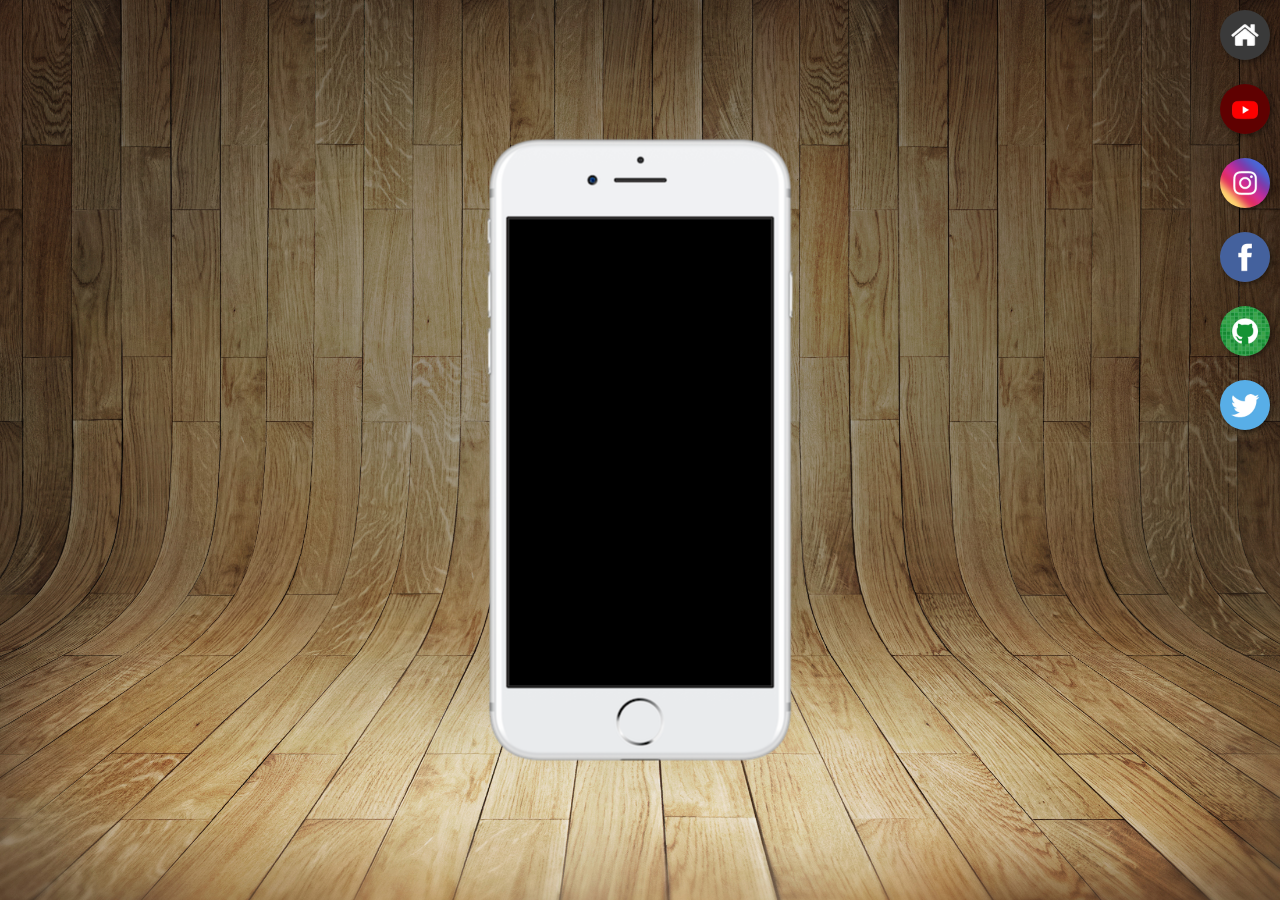
<file: index.html>
<!DOCTYPE html>
<html lang="pt-br">
<head>
    <meta charset="UTF-8">
    <meta name="viewport" content="width=device-width, initial-scale=1.0">
    <link rel="shortcut icon" href="imagens/favicon.ico" type="image/x-icon">
    <title>Projeto Redes Sociais</title>
    <link rel="stylesheet" href="estilos/style.css">
</head>
<body>
    <main>
        <section id="telefone" >
            <iframe src="home.html" name="tela" id="tela"frameborder="0"></iframe>
        </section>
        <section id="redes-sociais">
           <a href="imagens/tela-home.jpg" target="tela"><img src="imagens/logo-home.jpg" alt=""></a><br>
           <a href="youtube.html" target="tela"><img src="imagens/logo-youtube.jpg" alt=""></a><br>
           <a href="instagram.html" target="tela"><img src="imagens/logo-instagram.jpg" alt=""></a><br>
           <a href="facebook.html" target="tela"><img src="imagens/logo-facebook.jpg" alt=""></a><br>
           <a href="github.html" target="tela"><img src="imagens/logo-github.jpg" alt=""></a><br>
           <a href="twitter.html" target="tela"><img src="imagens/logo-twitter.jpg" alt=""></a>
        </section>
    </main>
</body>
</html>
</file>
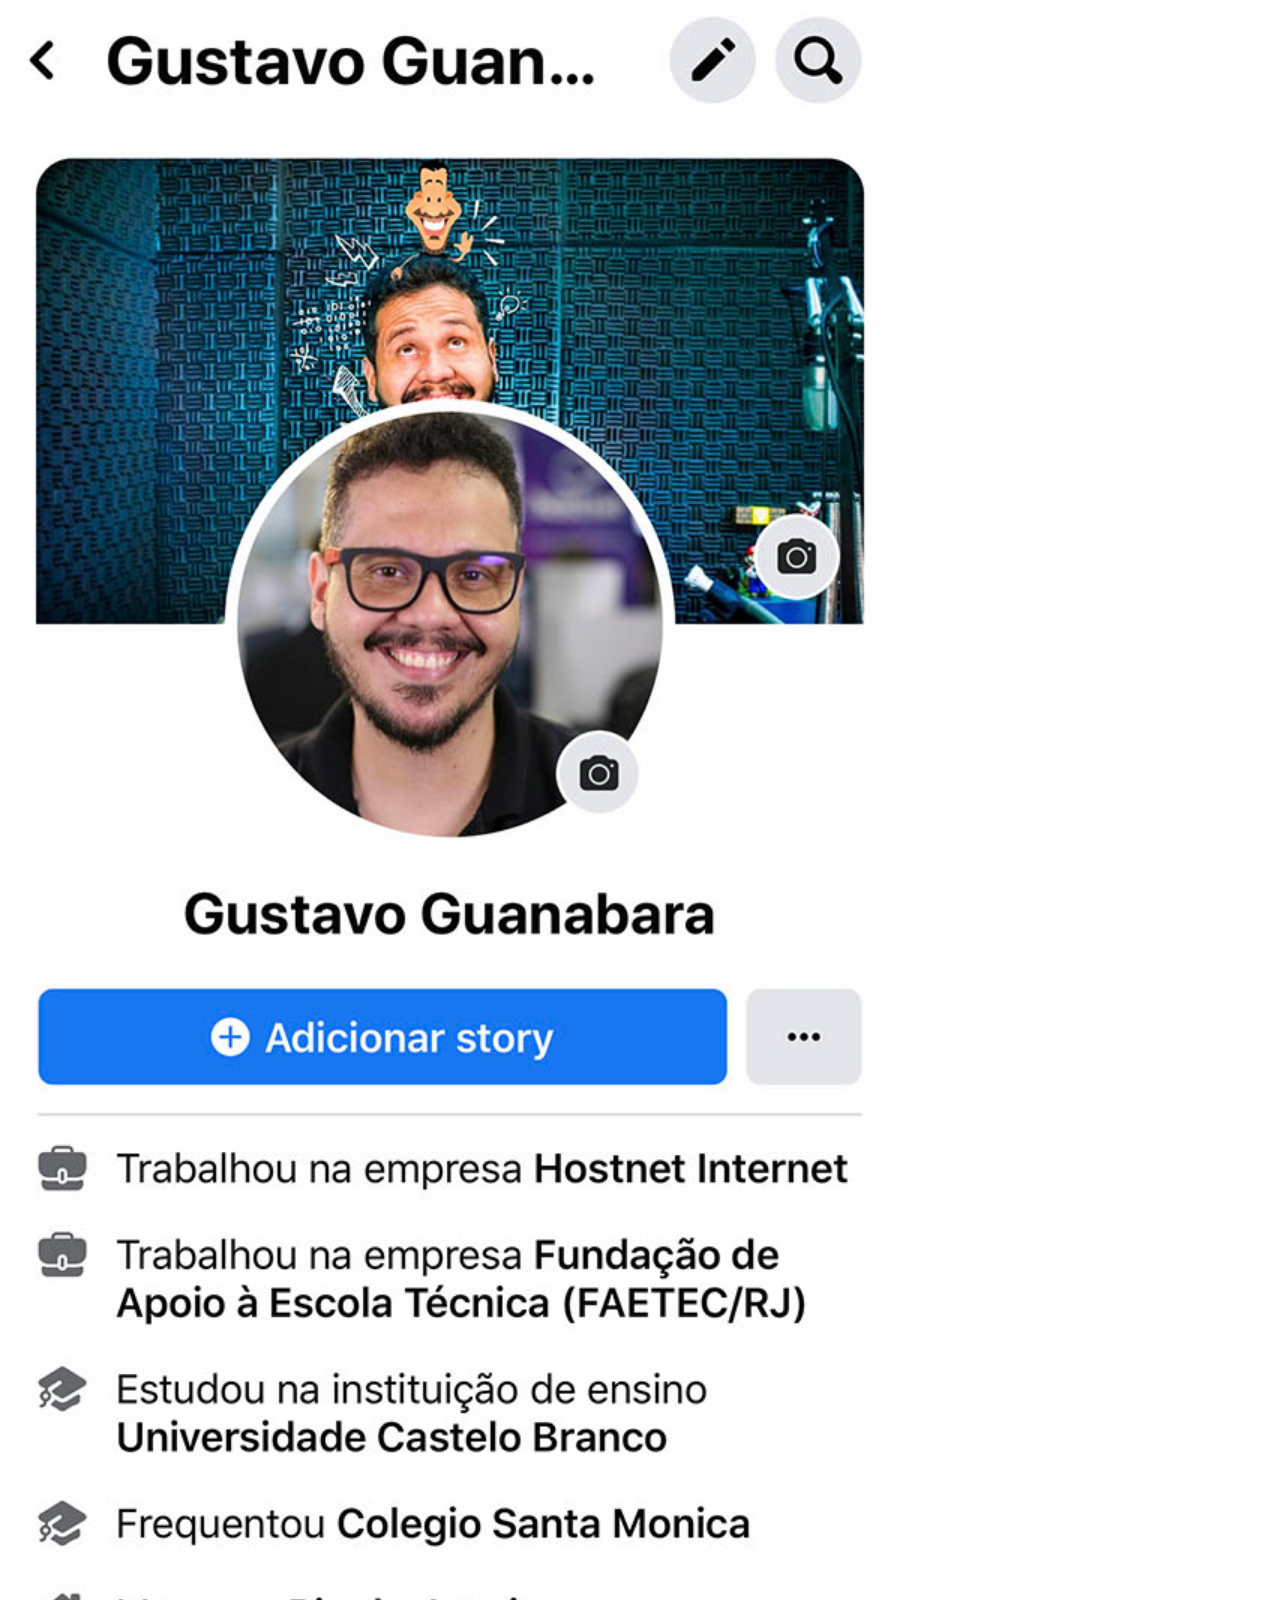
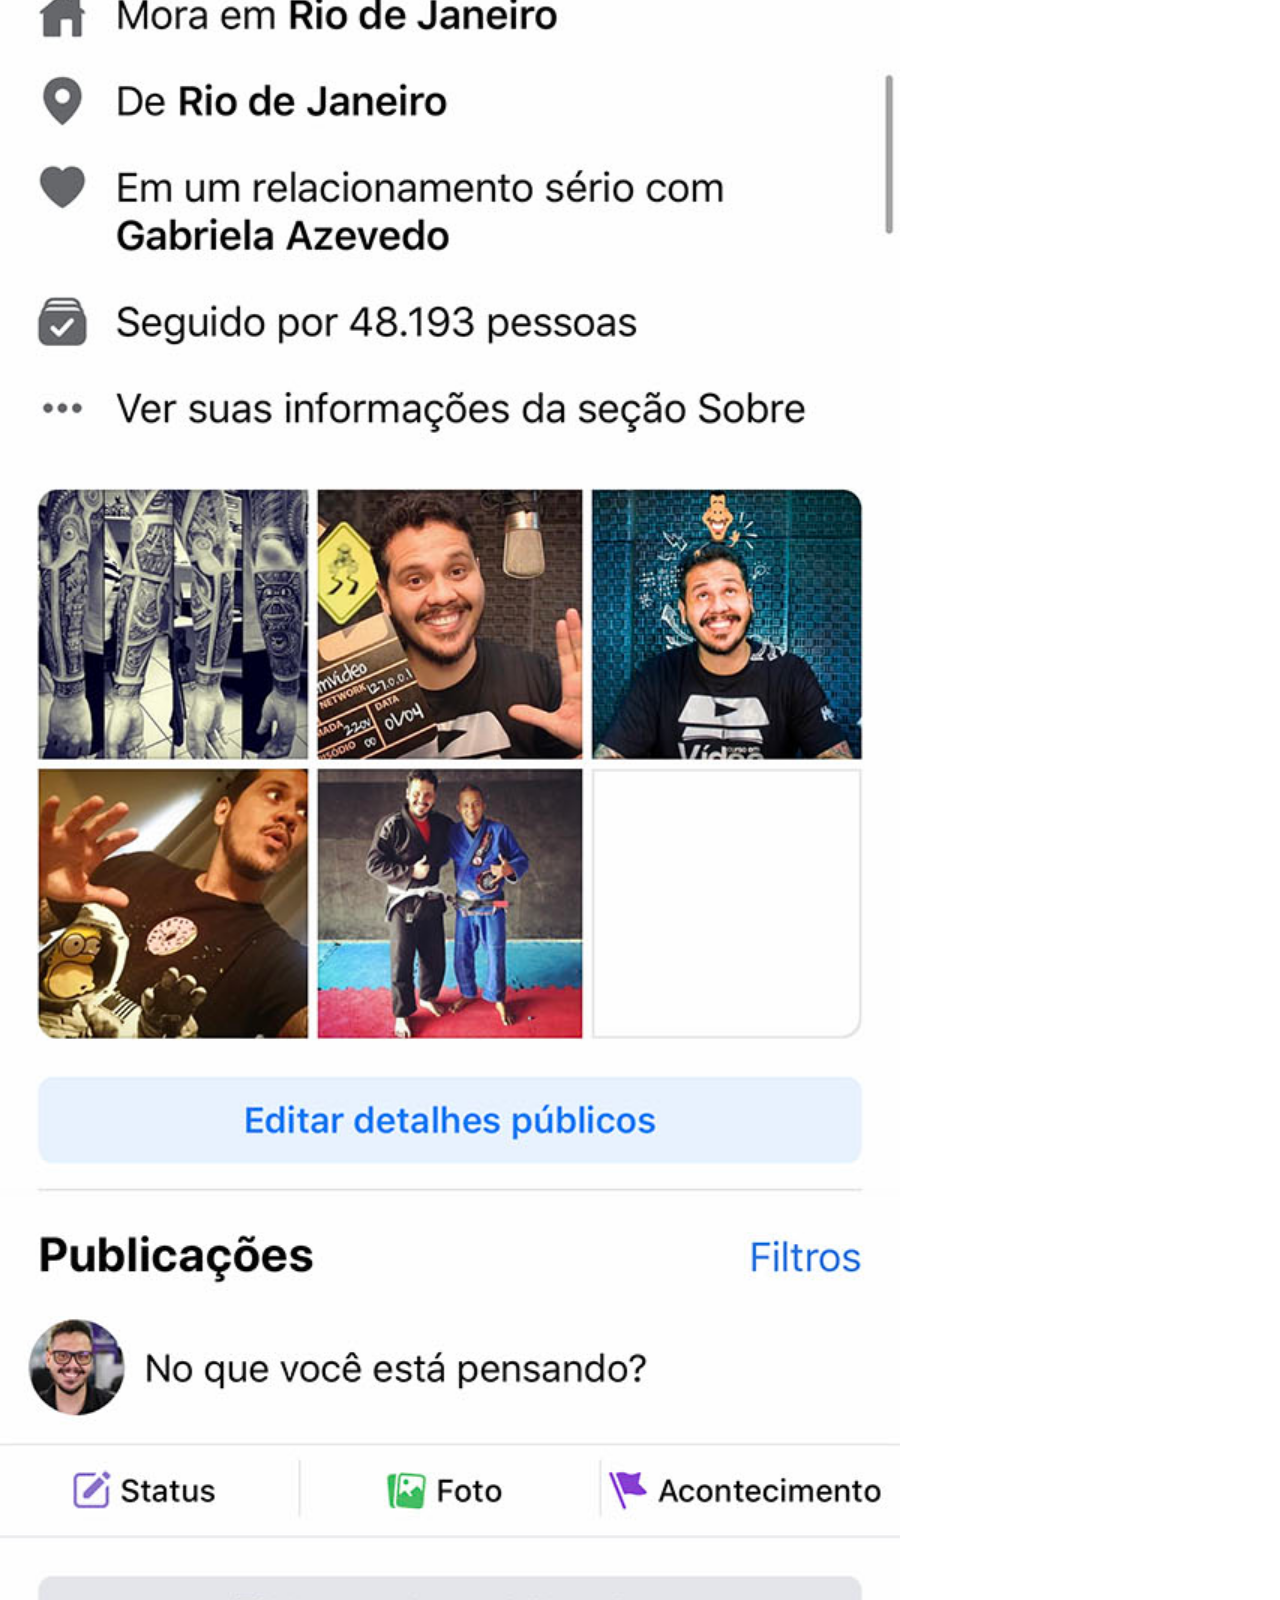
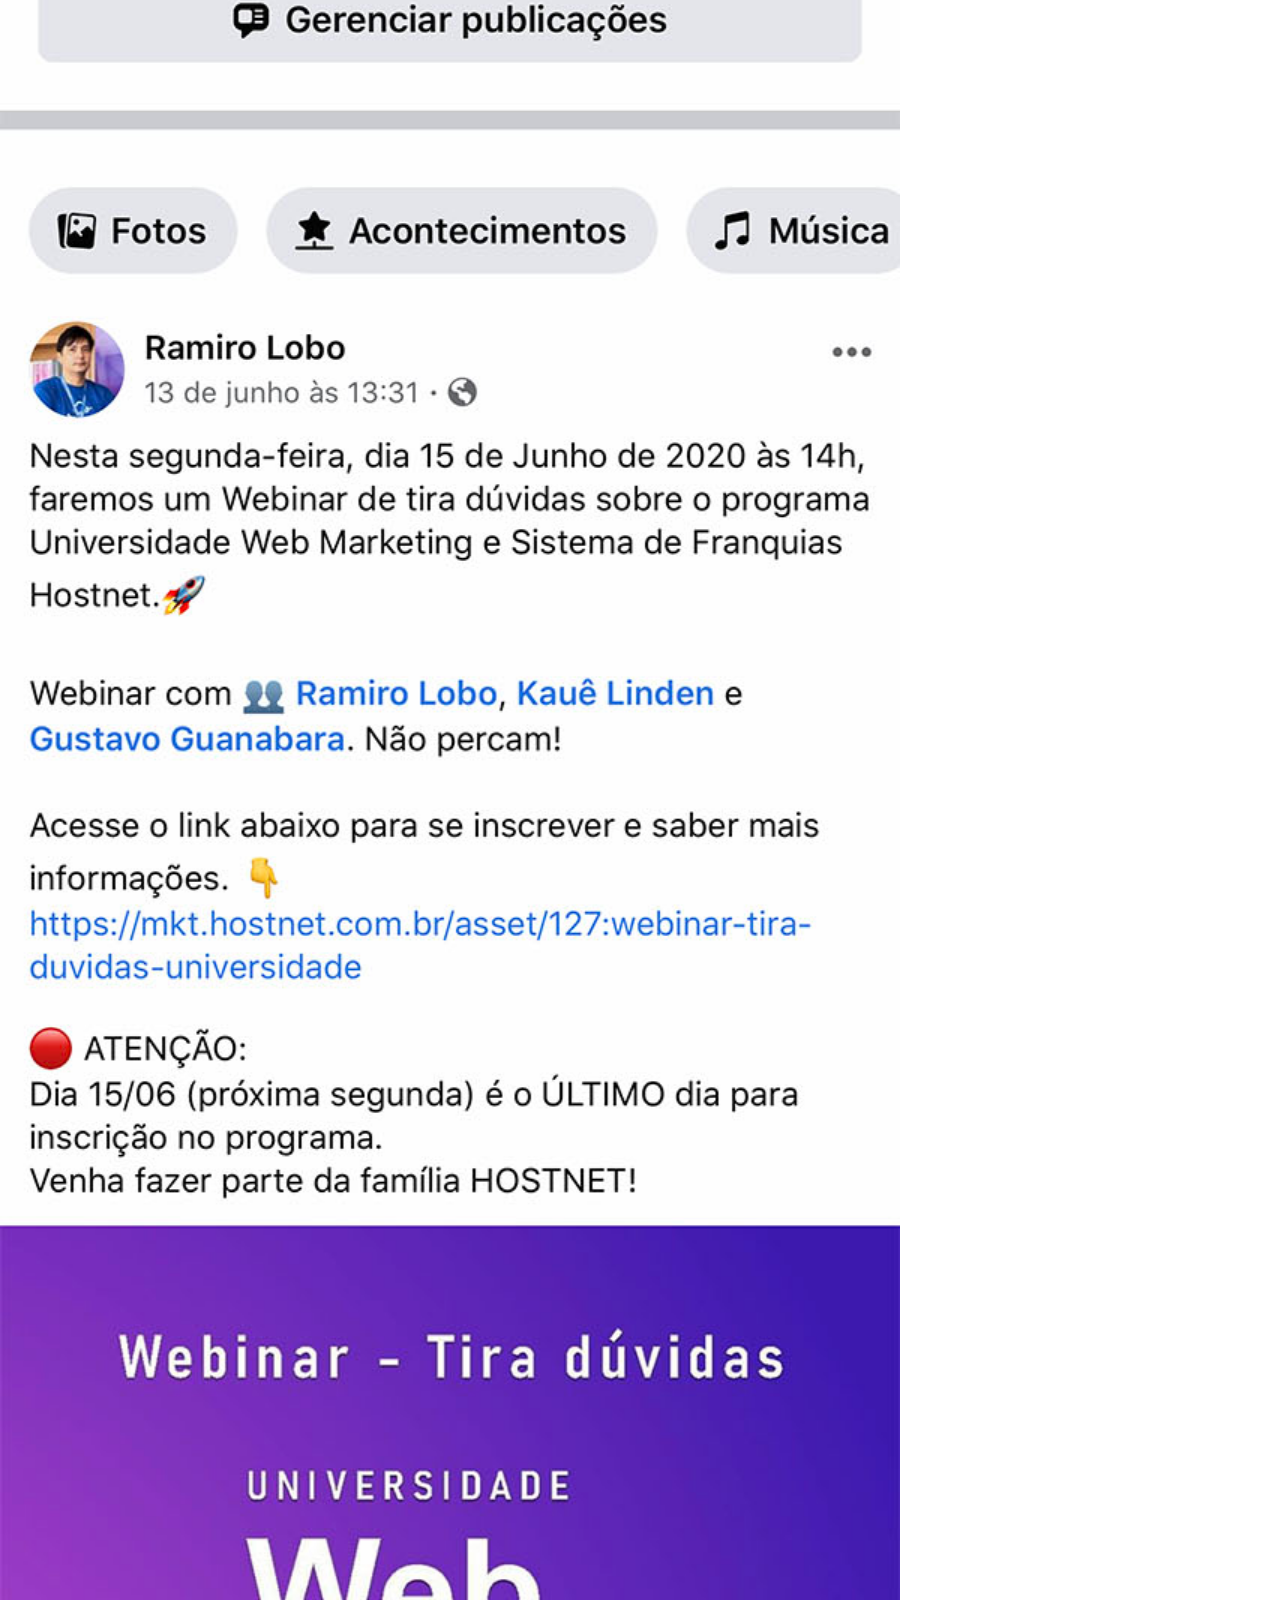
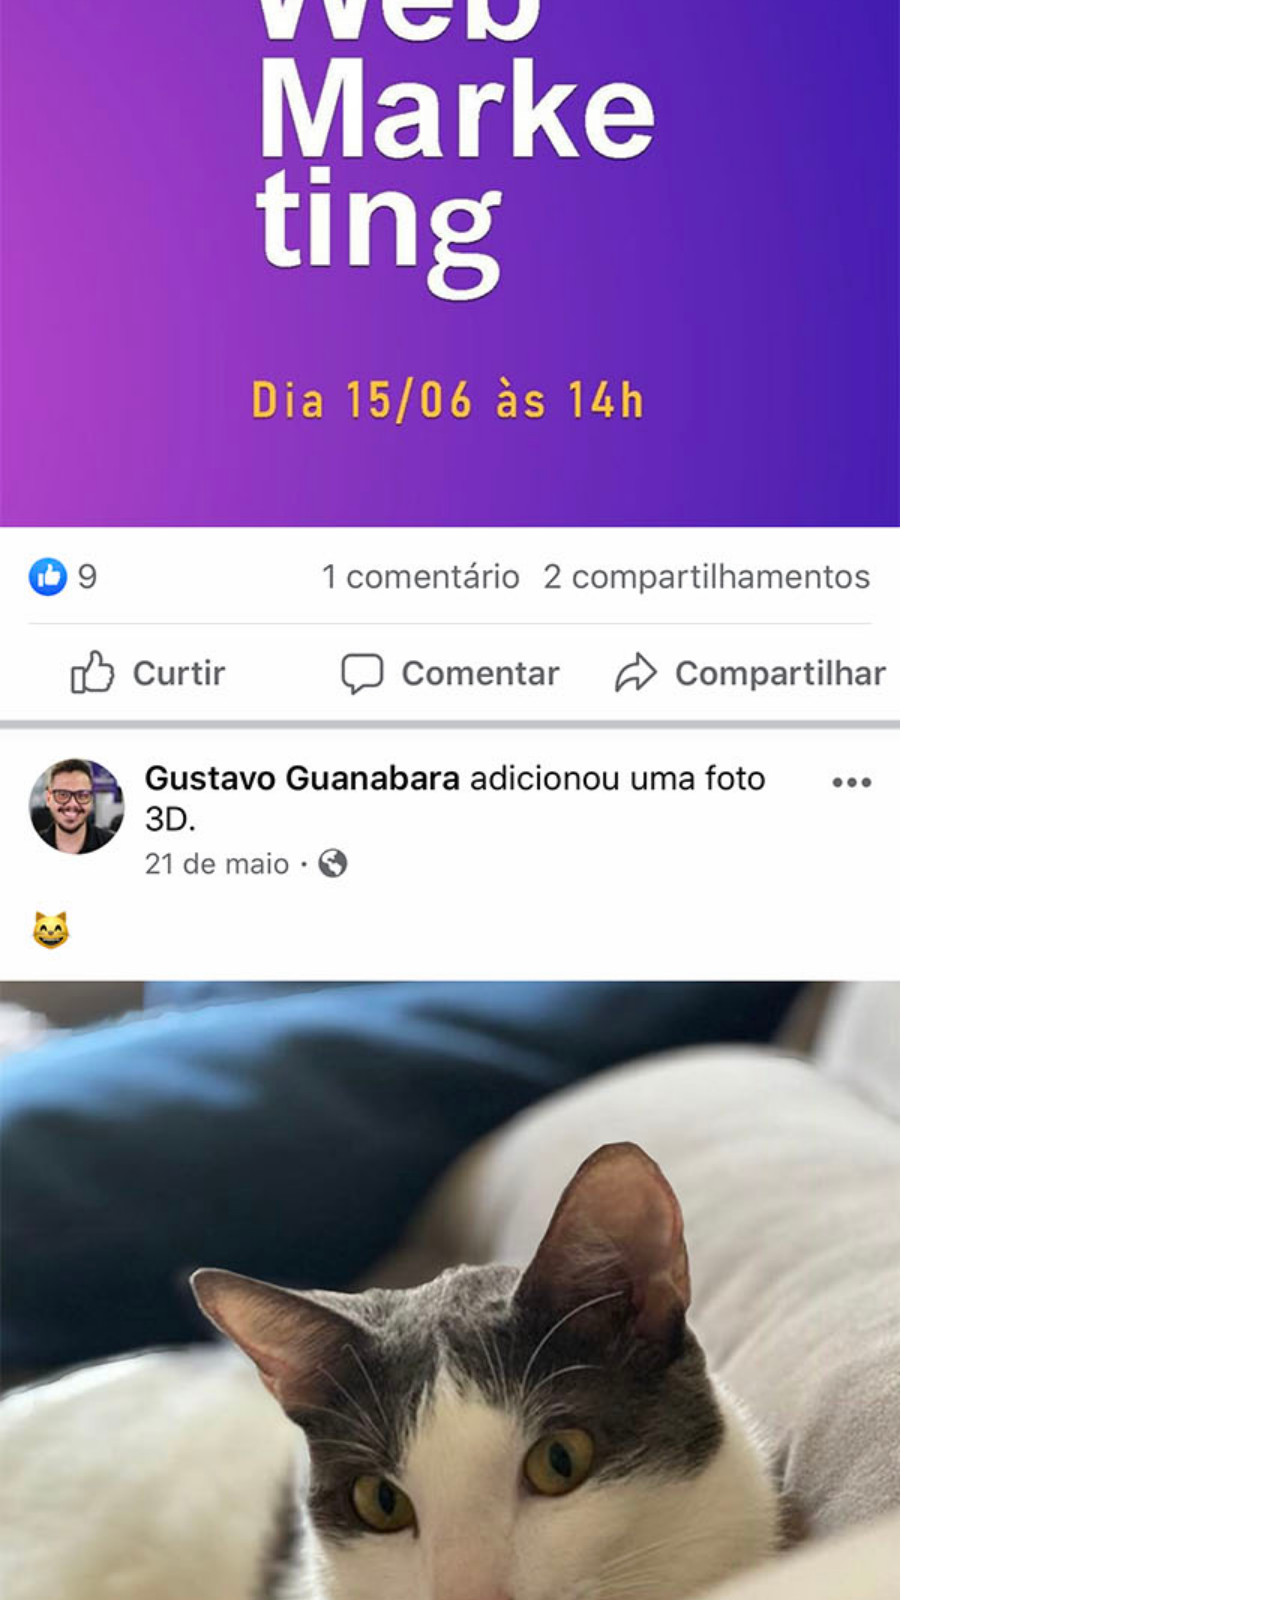
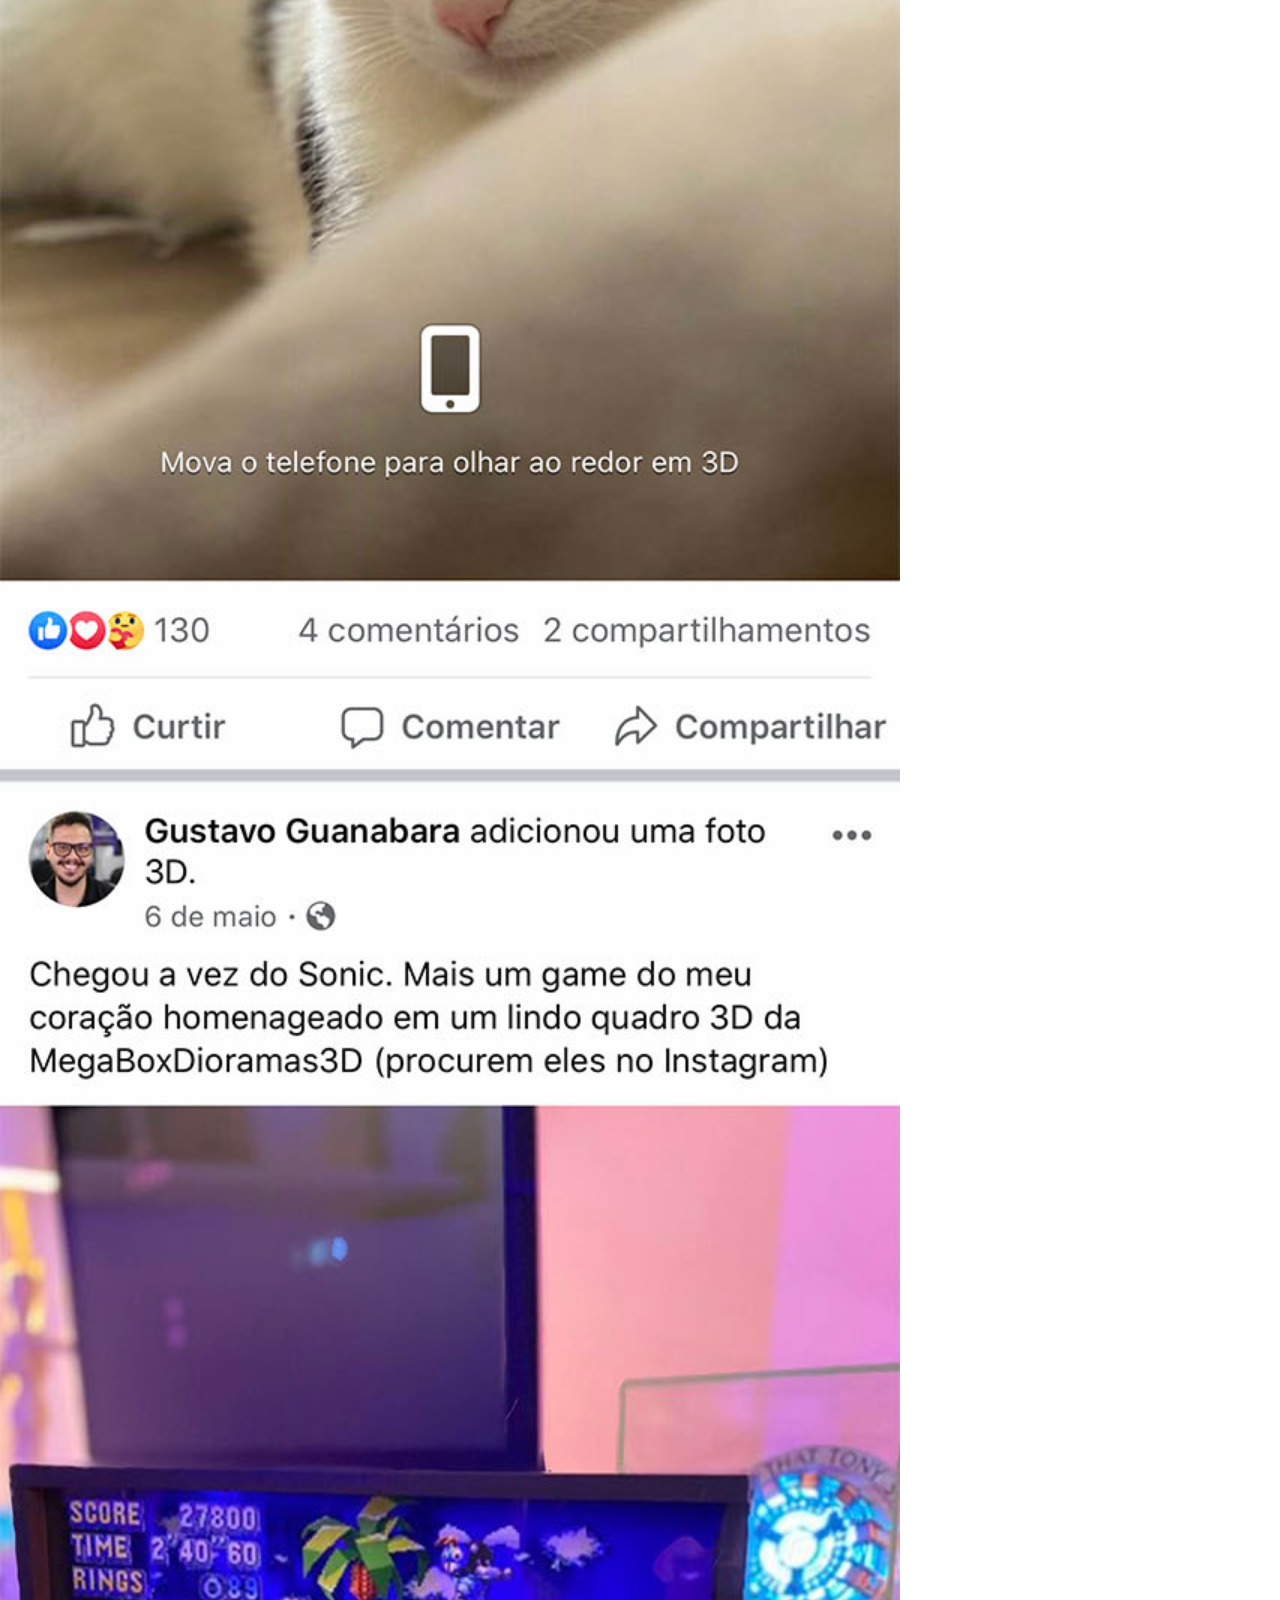
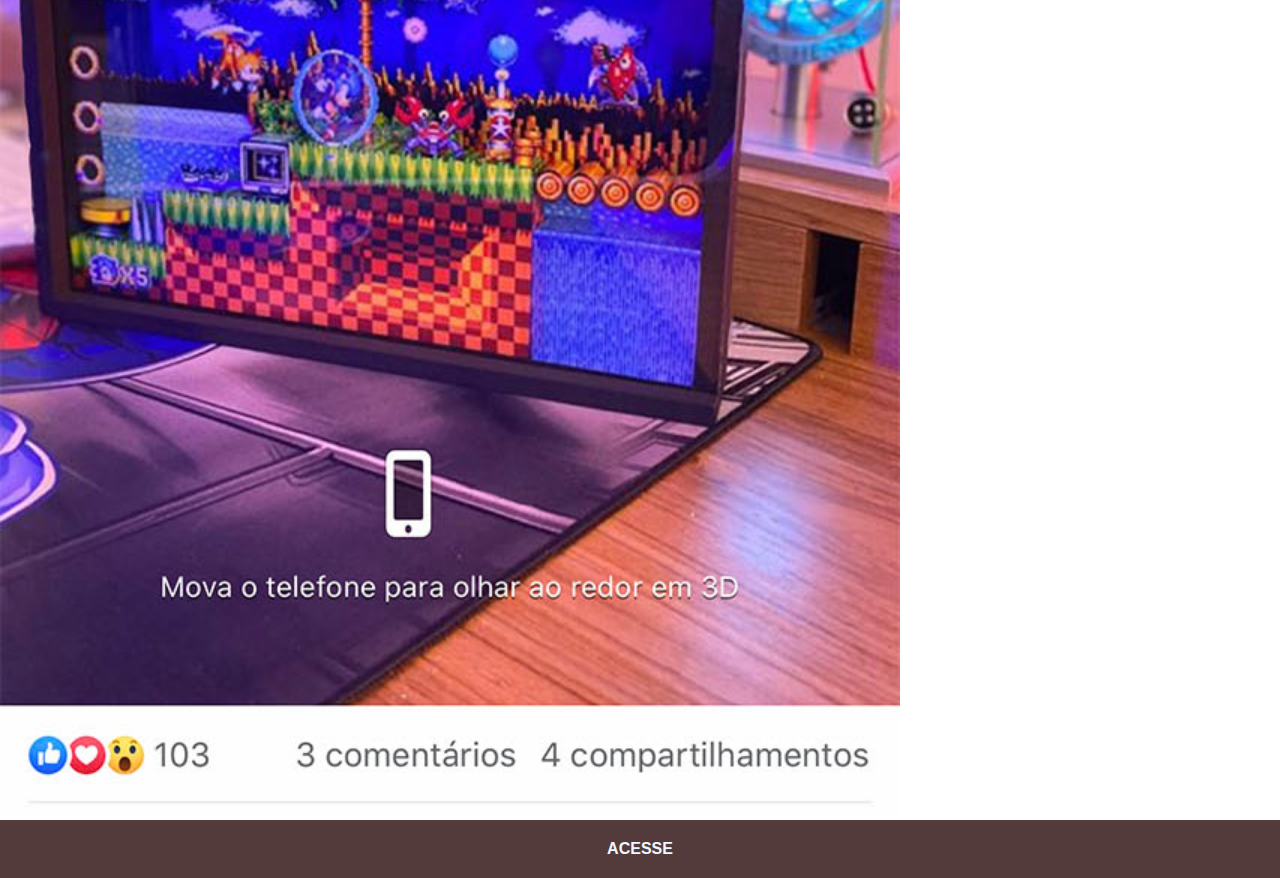
<file: facebook.html>
<!DOCTYPE html>
<html lang="pt-br">
<head>
    <meta charset="UTF-8">
    <meta name="viewport" content="width=device-width, initial-scale=1.0">
    <title>Facebook</title>
    <link rel="stylesheet" href="estilos/social.css">
</head>
<body>
    <img src="imagens/tela-facebook.jpg" alt="Facebook">
    <a href="https://www.facebook.com" target="_blank">ACESSE</a>
</body>
</html>
</file>
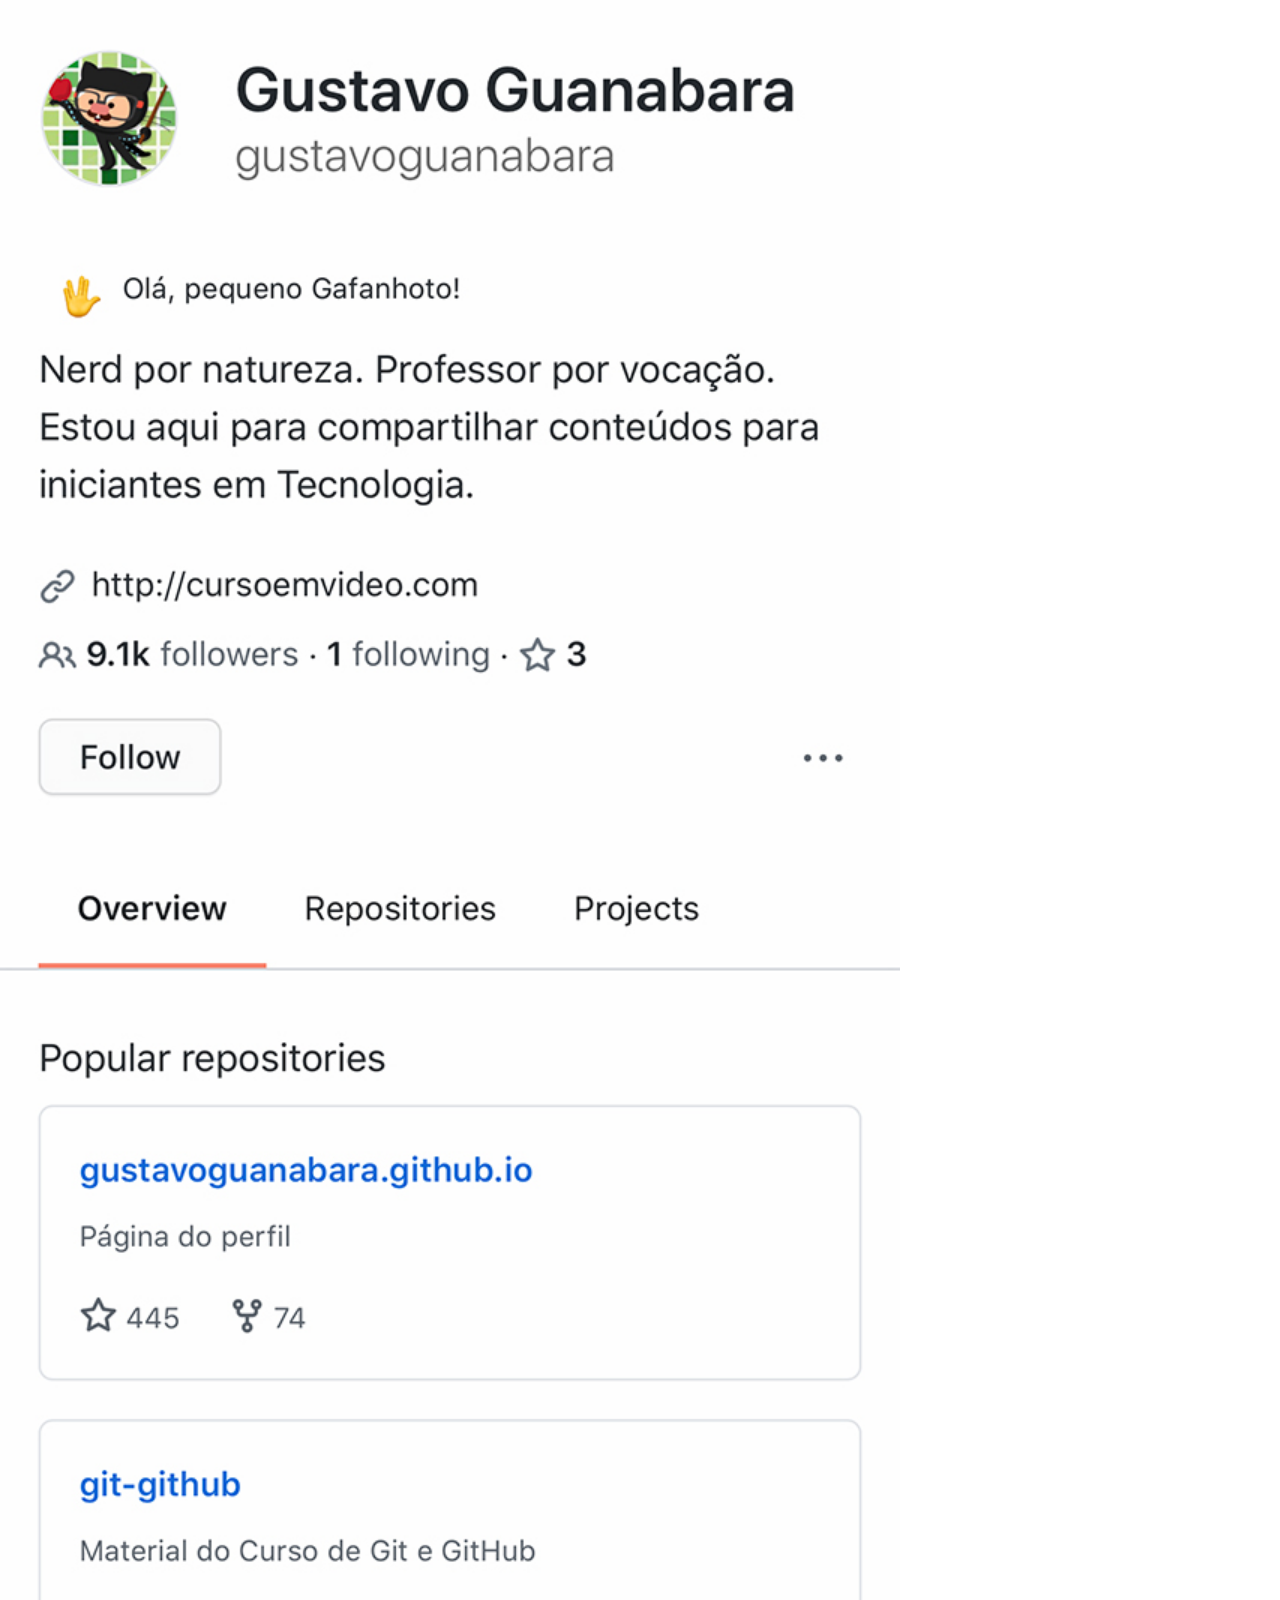
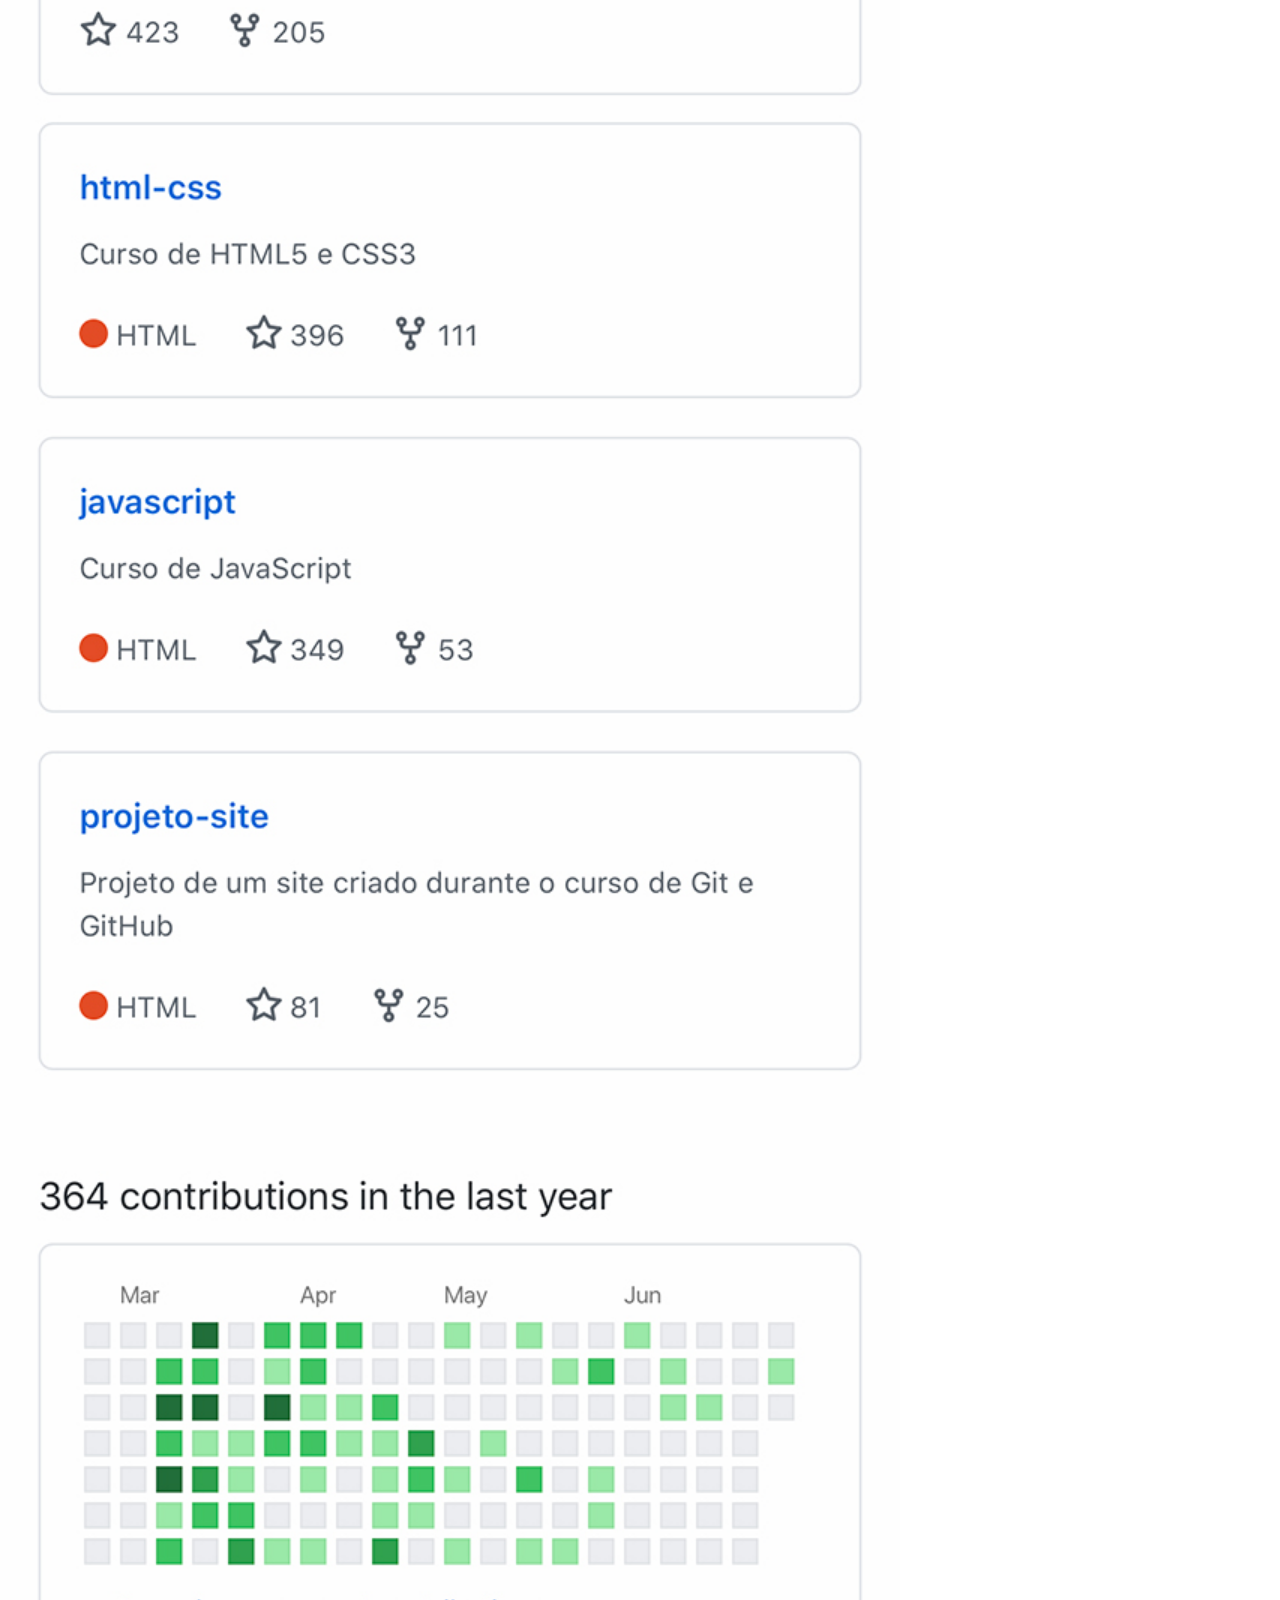
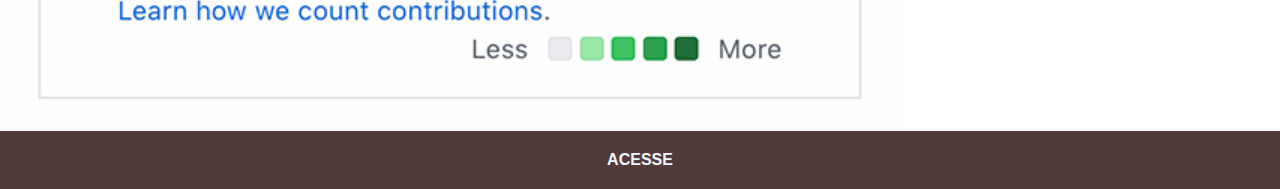
<file: github.html>
<!DOCTYPE html>
<html lang="pt-br">
<head>
    <meta charset="UTF-8">
    <meta name="viewport" content="width=device-width, initial-scale=1.0">
    <title>GitHub</title>
    <link rel="stylesheet" href="estilos/social.css">
</head>
<body>
    <img src="imagens/tela-github.jpg" alt="GitHub">
    <a href="https://github.com/JWRosa" target="_blank">ACESSE</a>
</body>
</html>
</file>
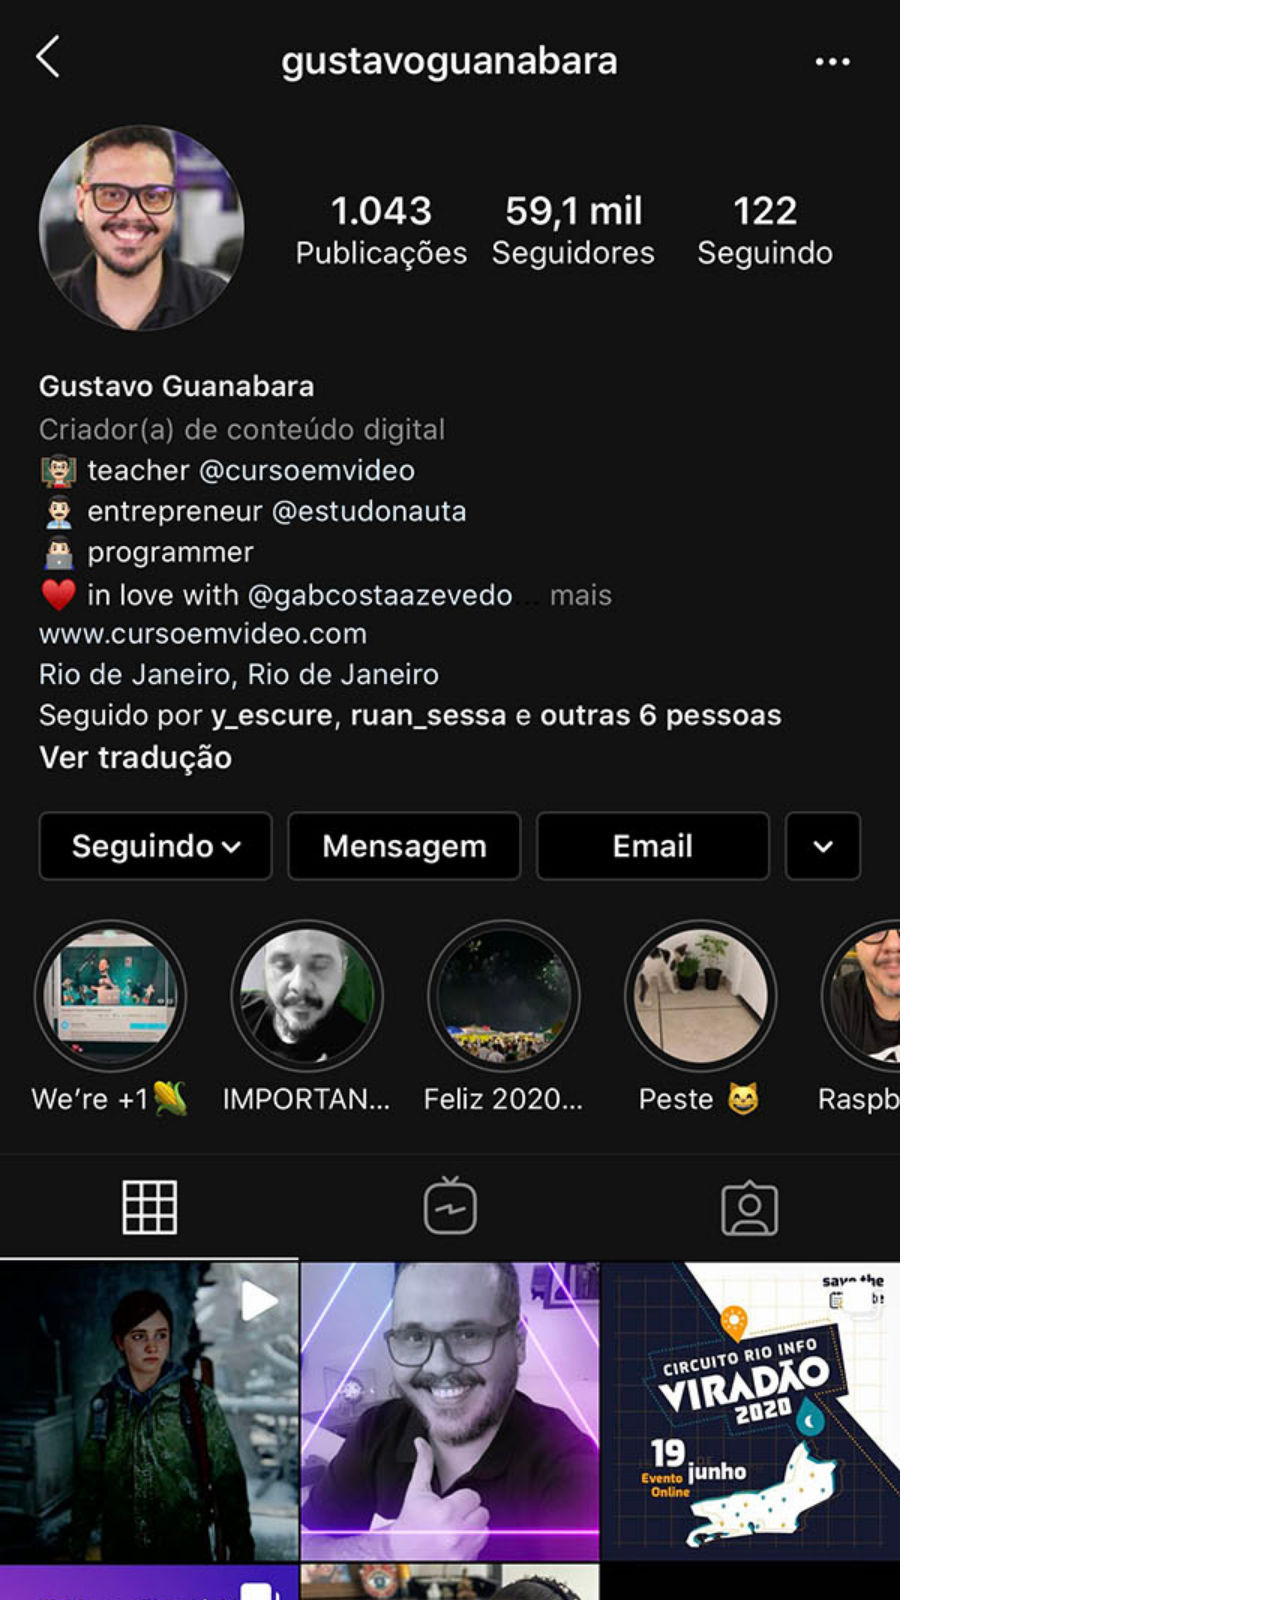
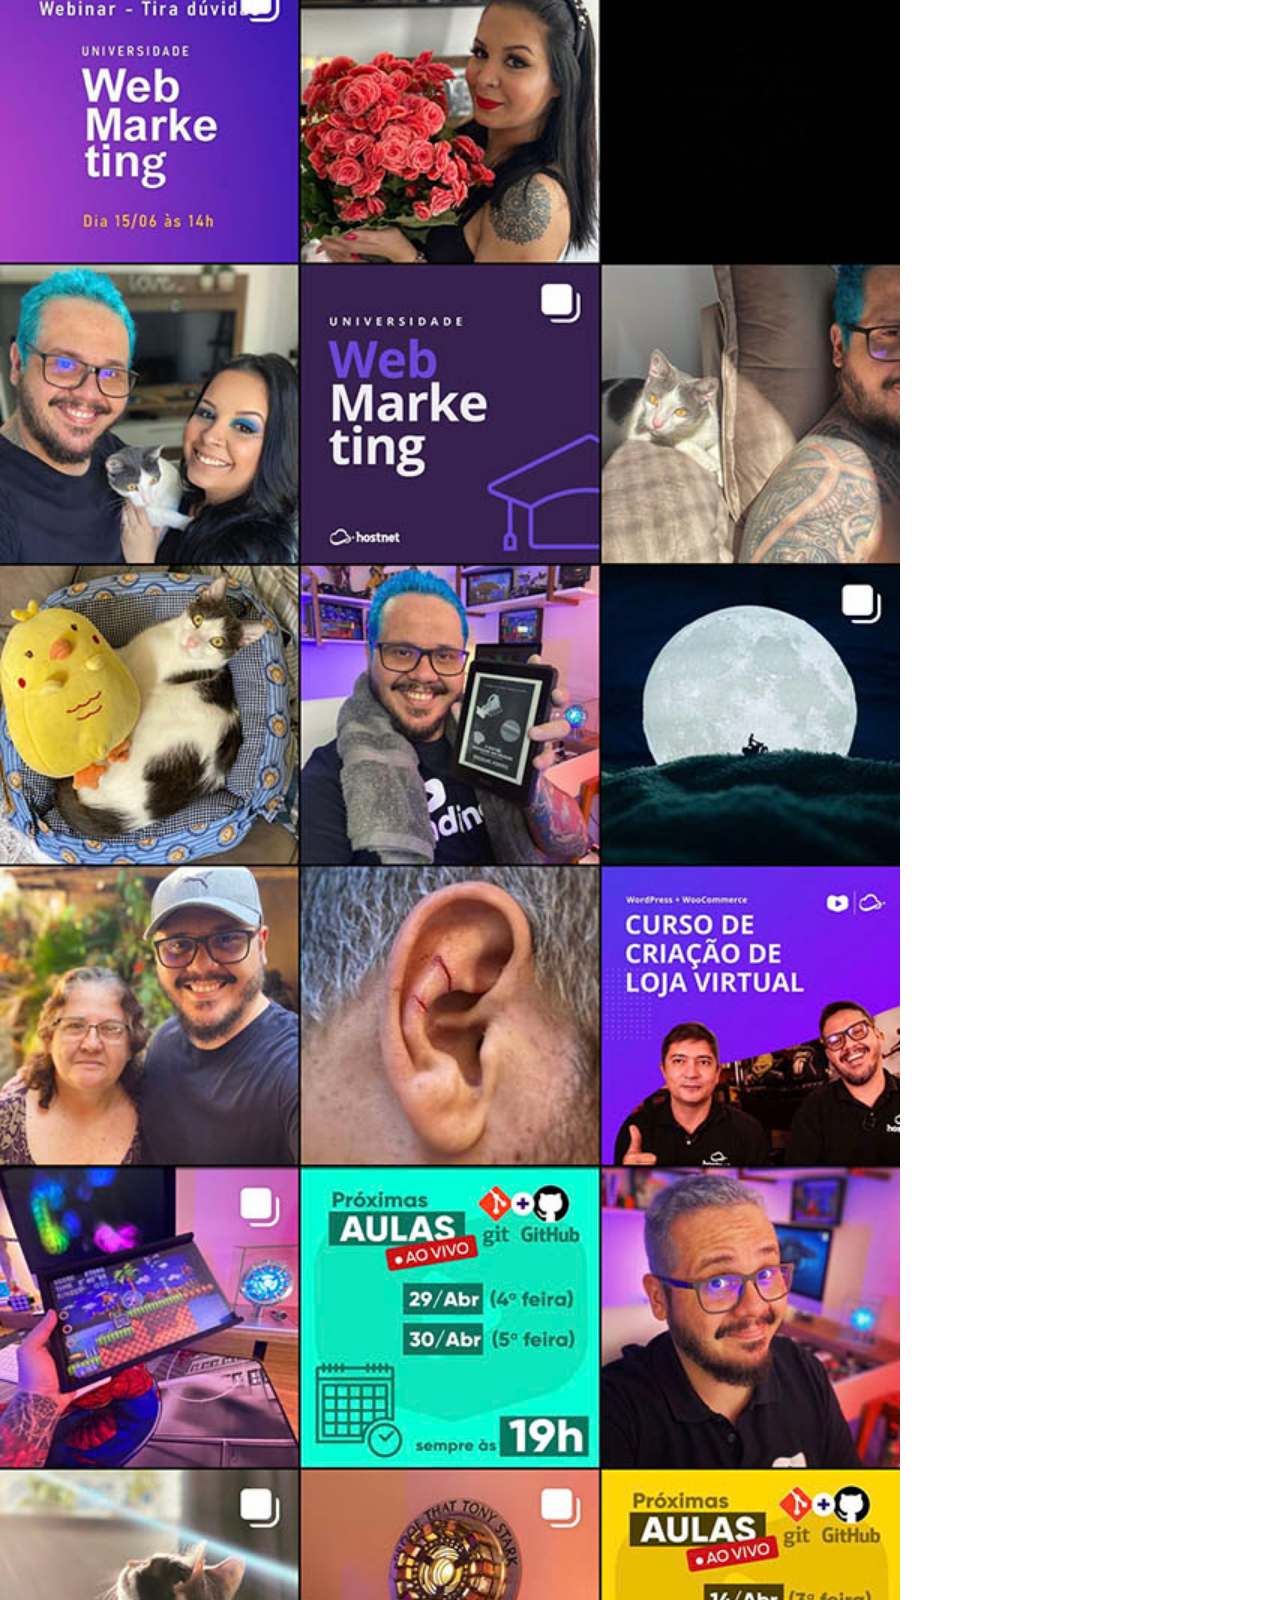
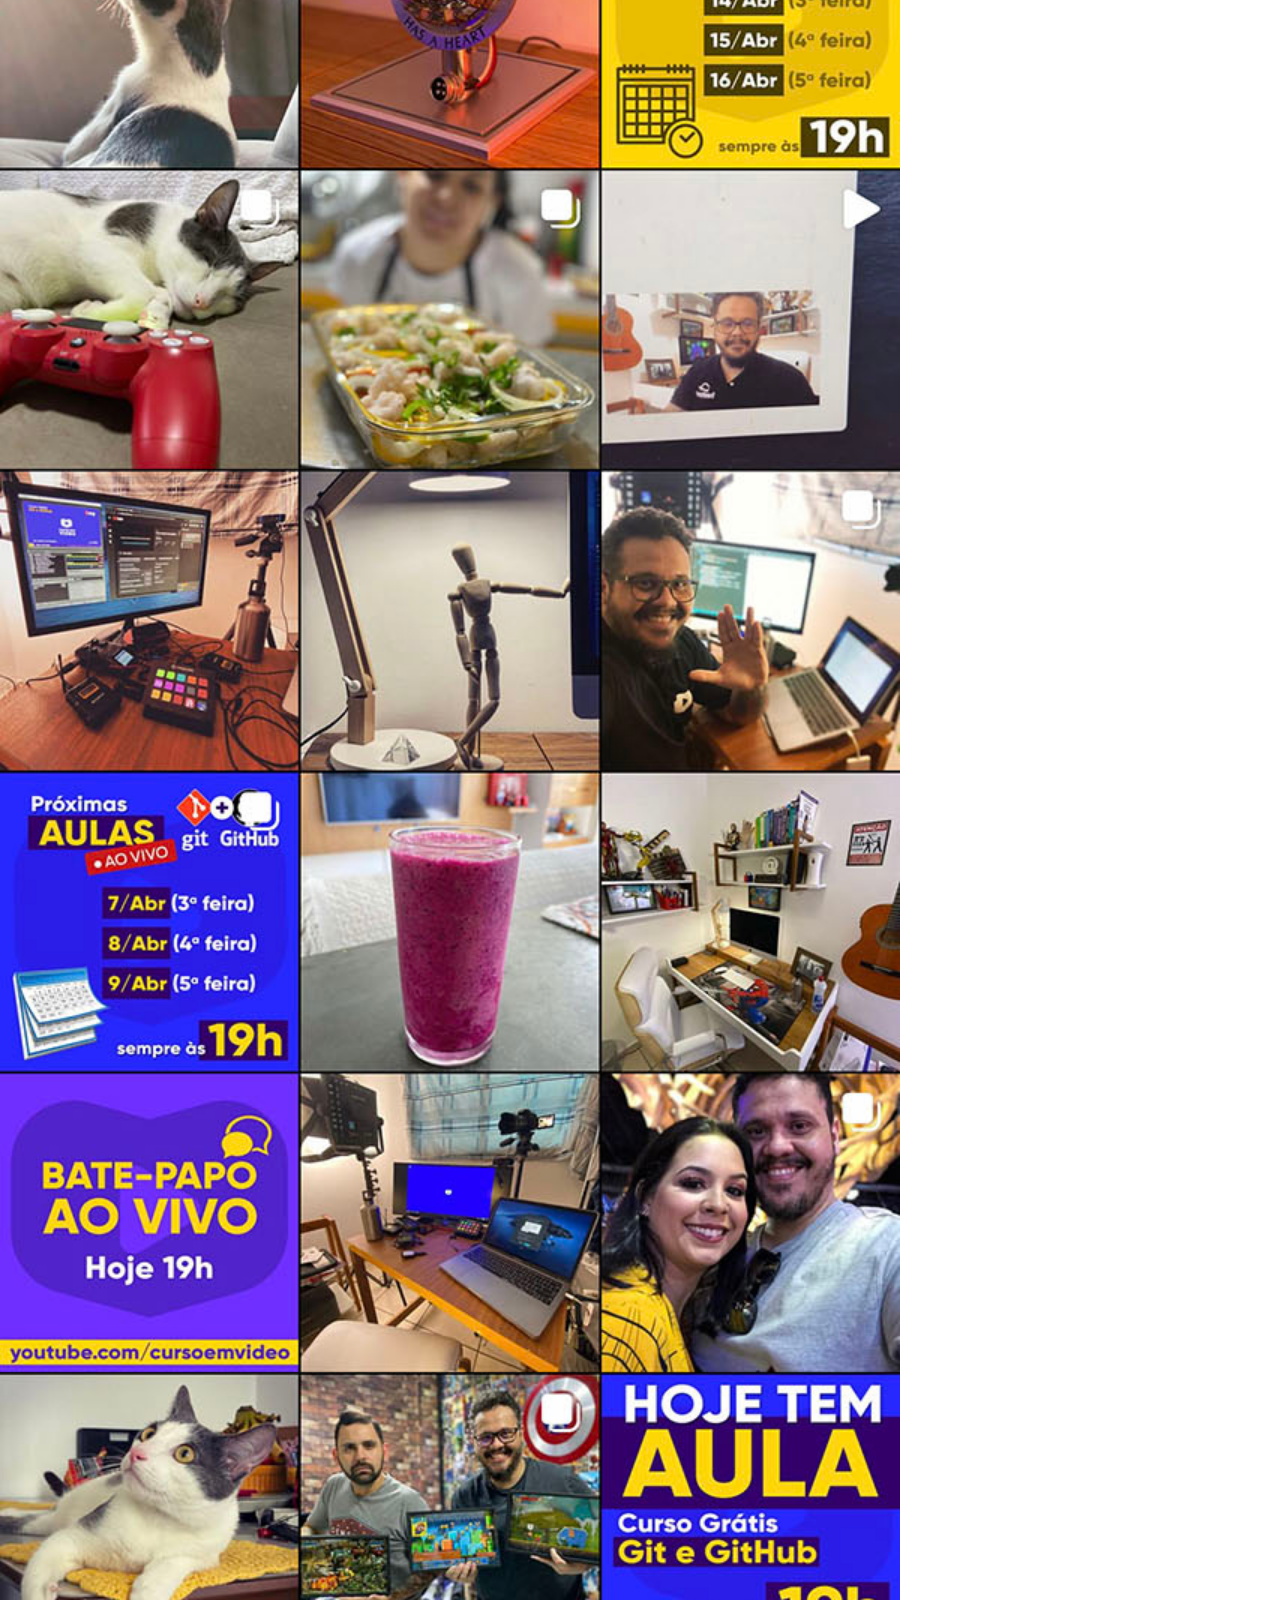
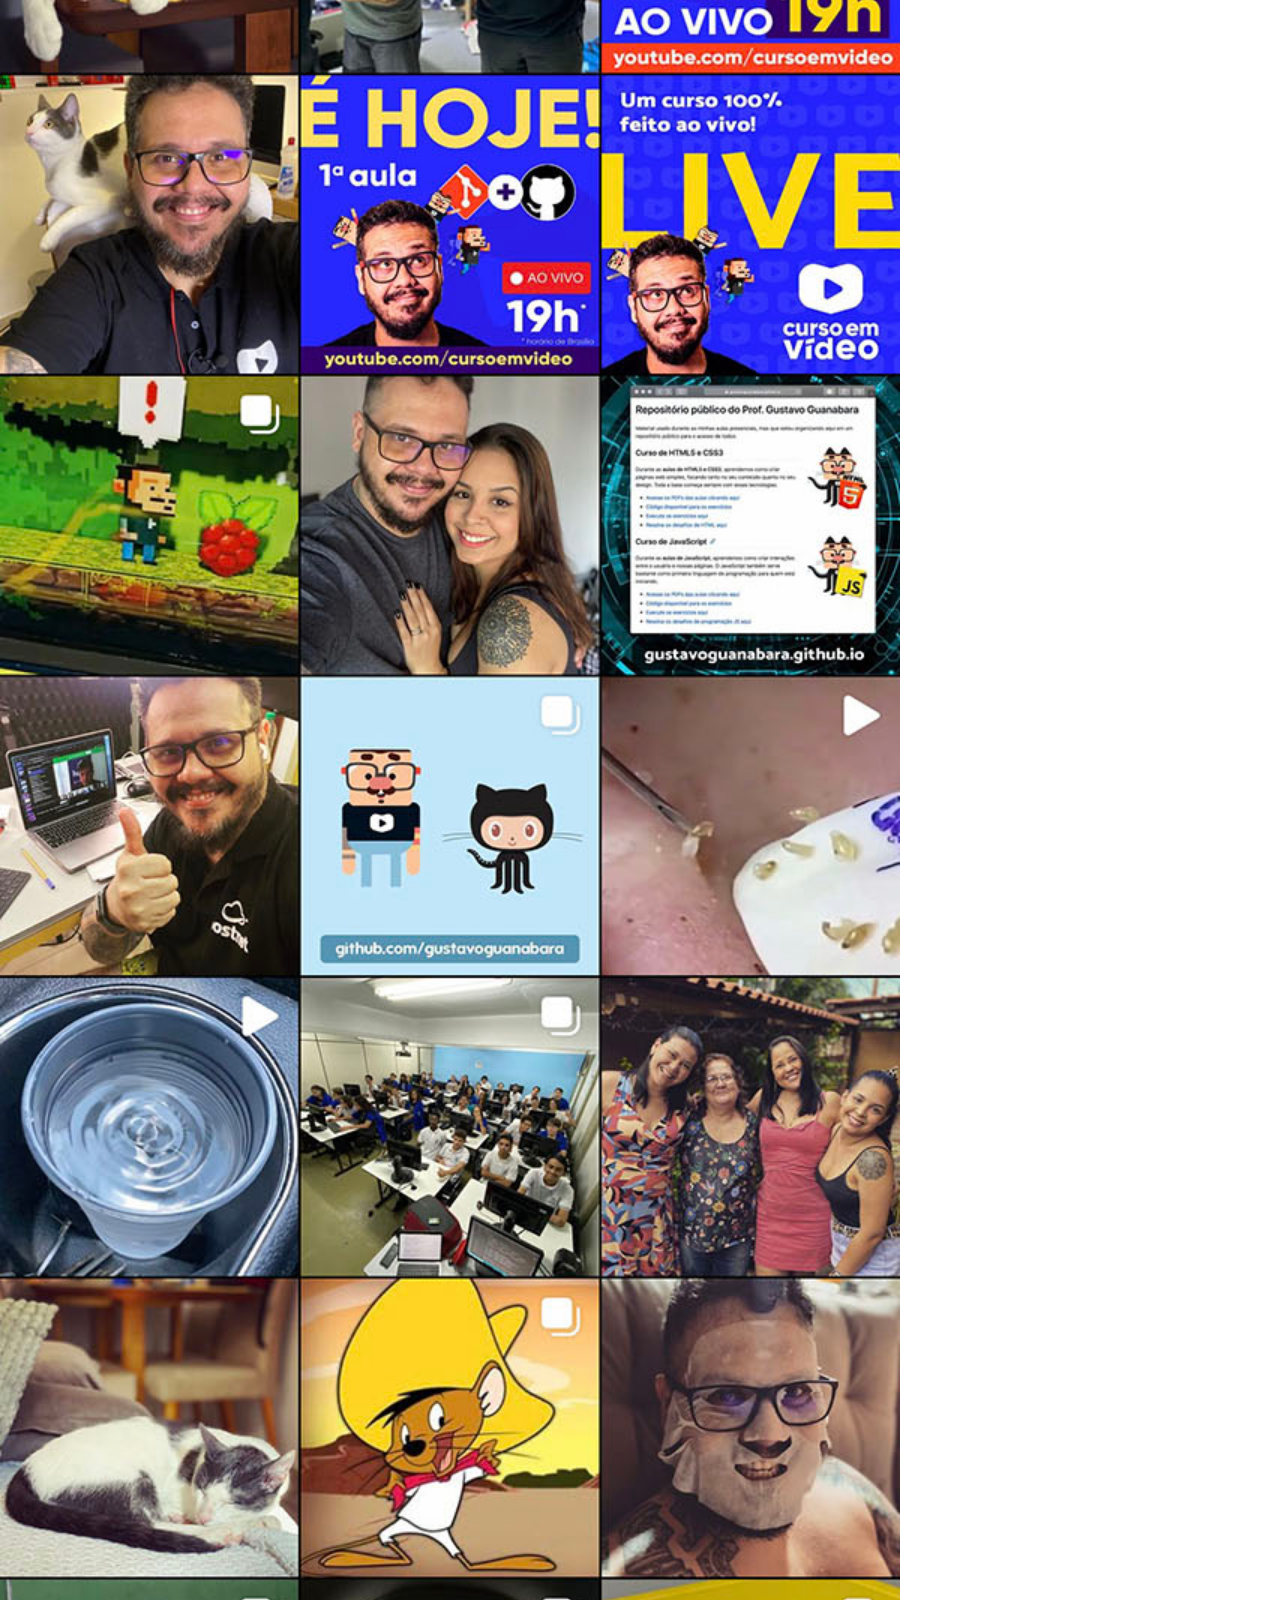
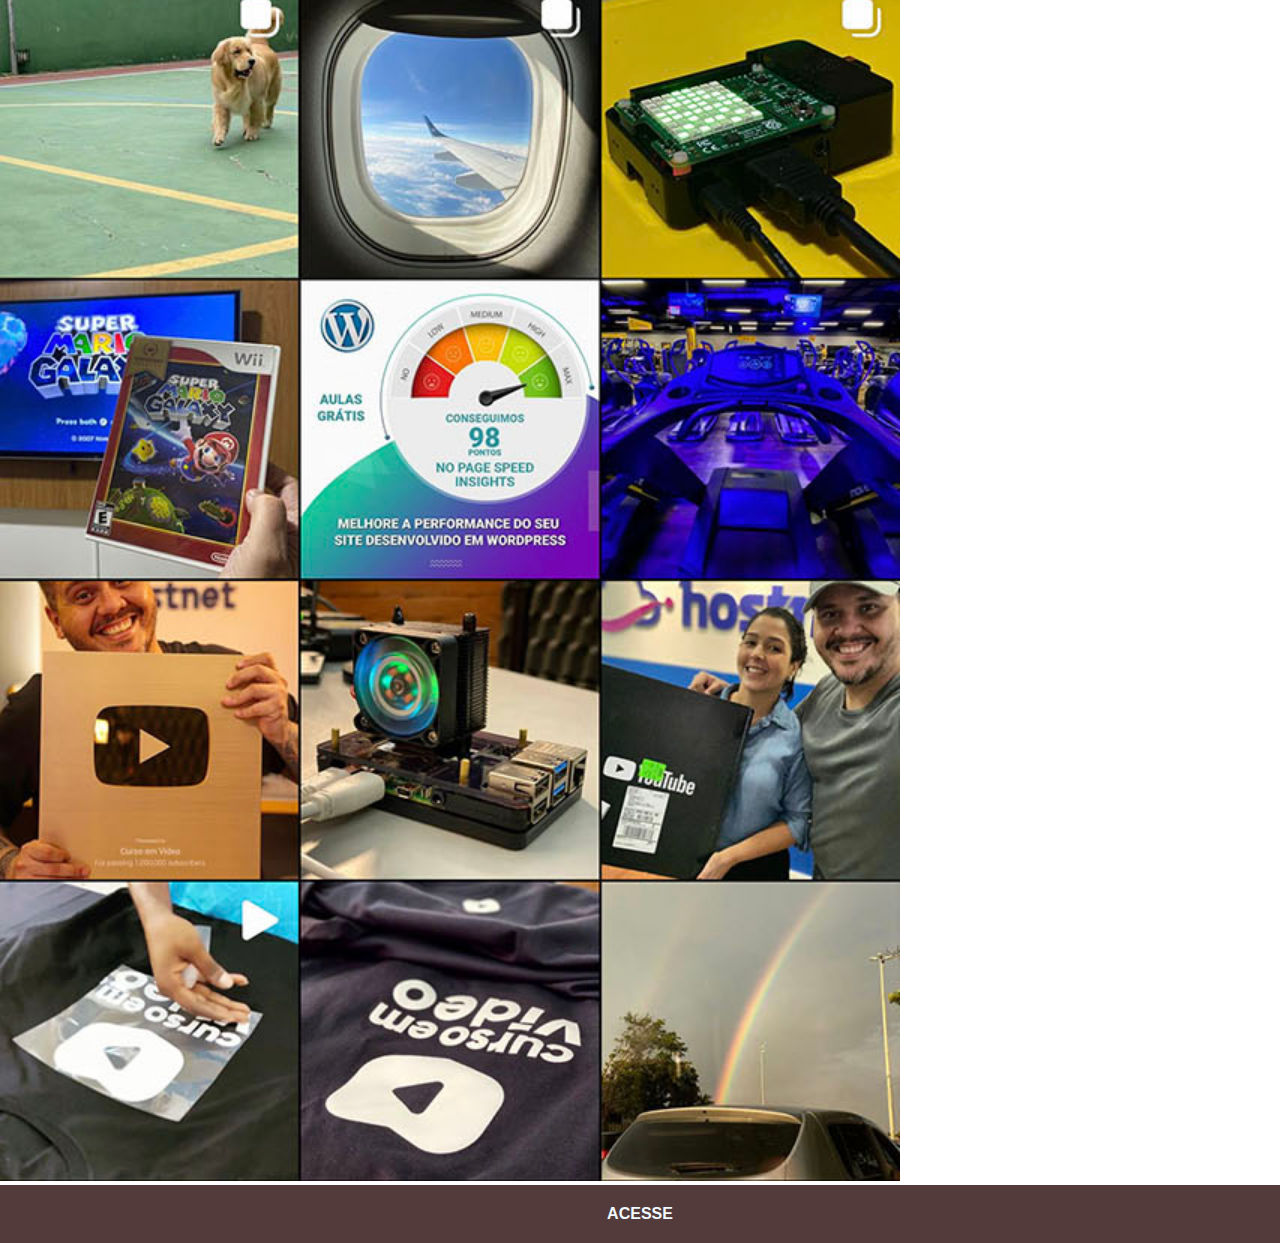
<file: instagram.html>
<!DOCTYPE html>
<html lang="pt-br">
<head>
    <meta charset="UTF-8">
    <meta name="viewport" content="width=device-width, initial-scale=1.0">
    <title>Instagram</title>
    <link rel="stylesheet" href="estilos/social.css">
</head>
<body>
    <img src="imagens/tela-instagram.jpg" alt="Instagram">
    <a href="https://www.instagram.com" target="_blank">ACESSE</a>
</body>
</html>
</file>
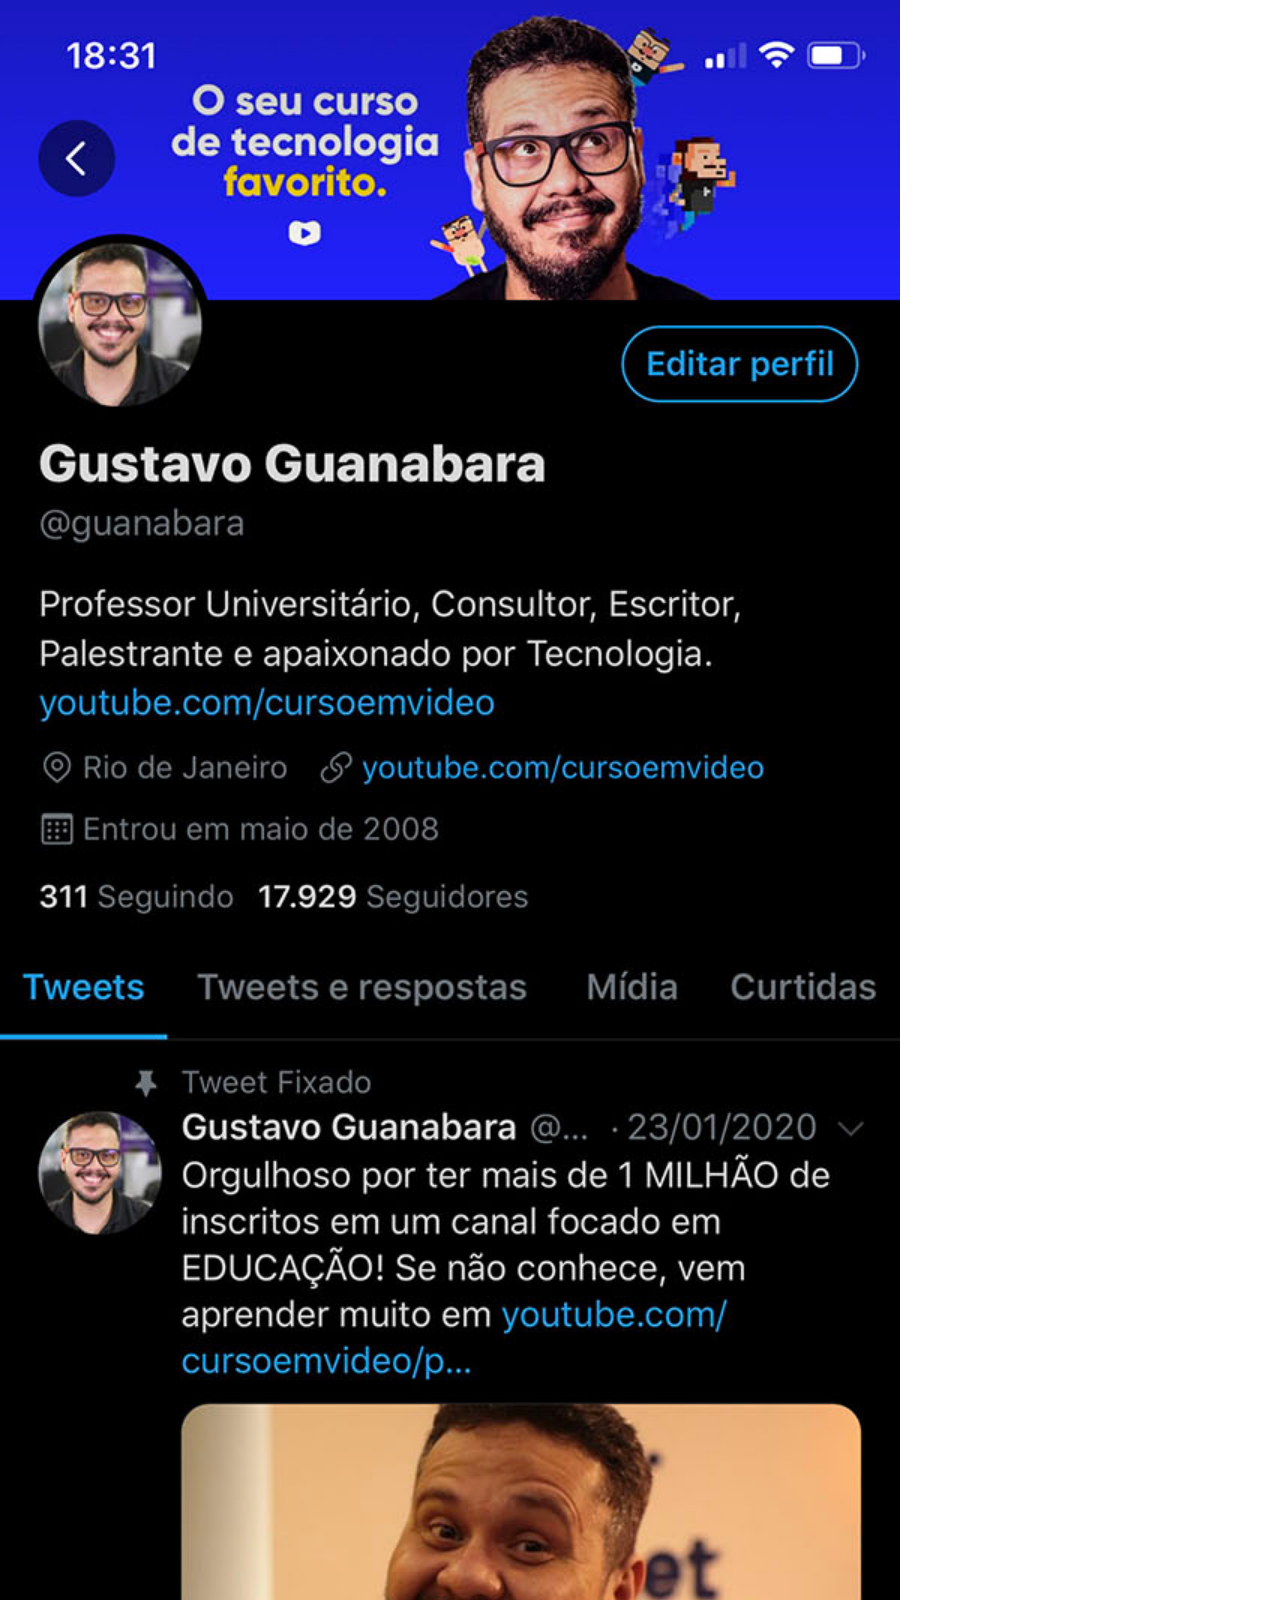
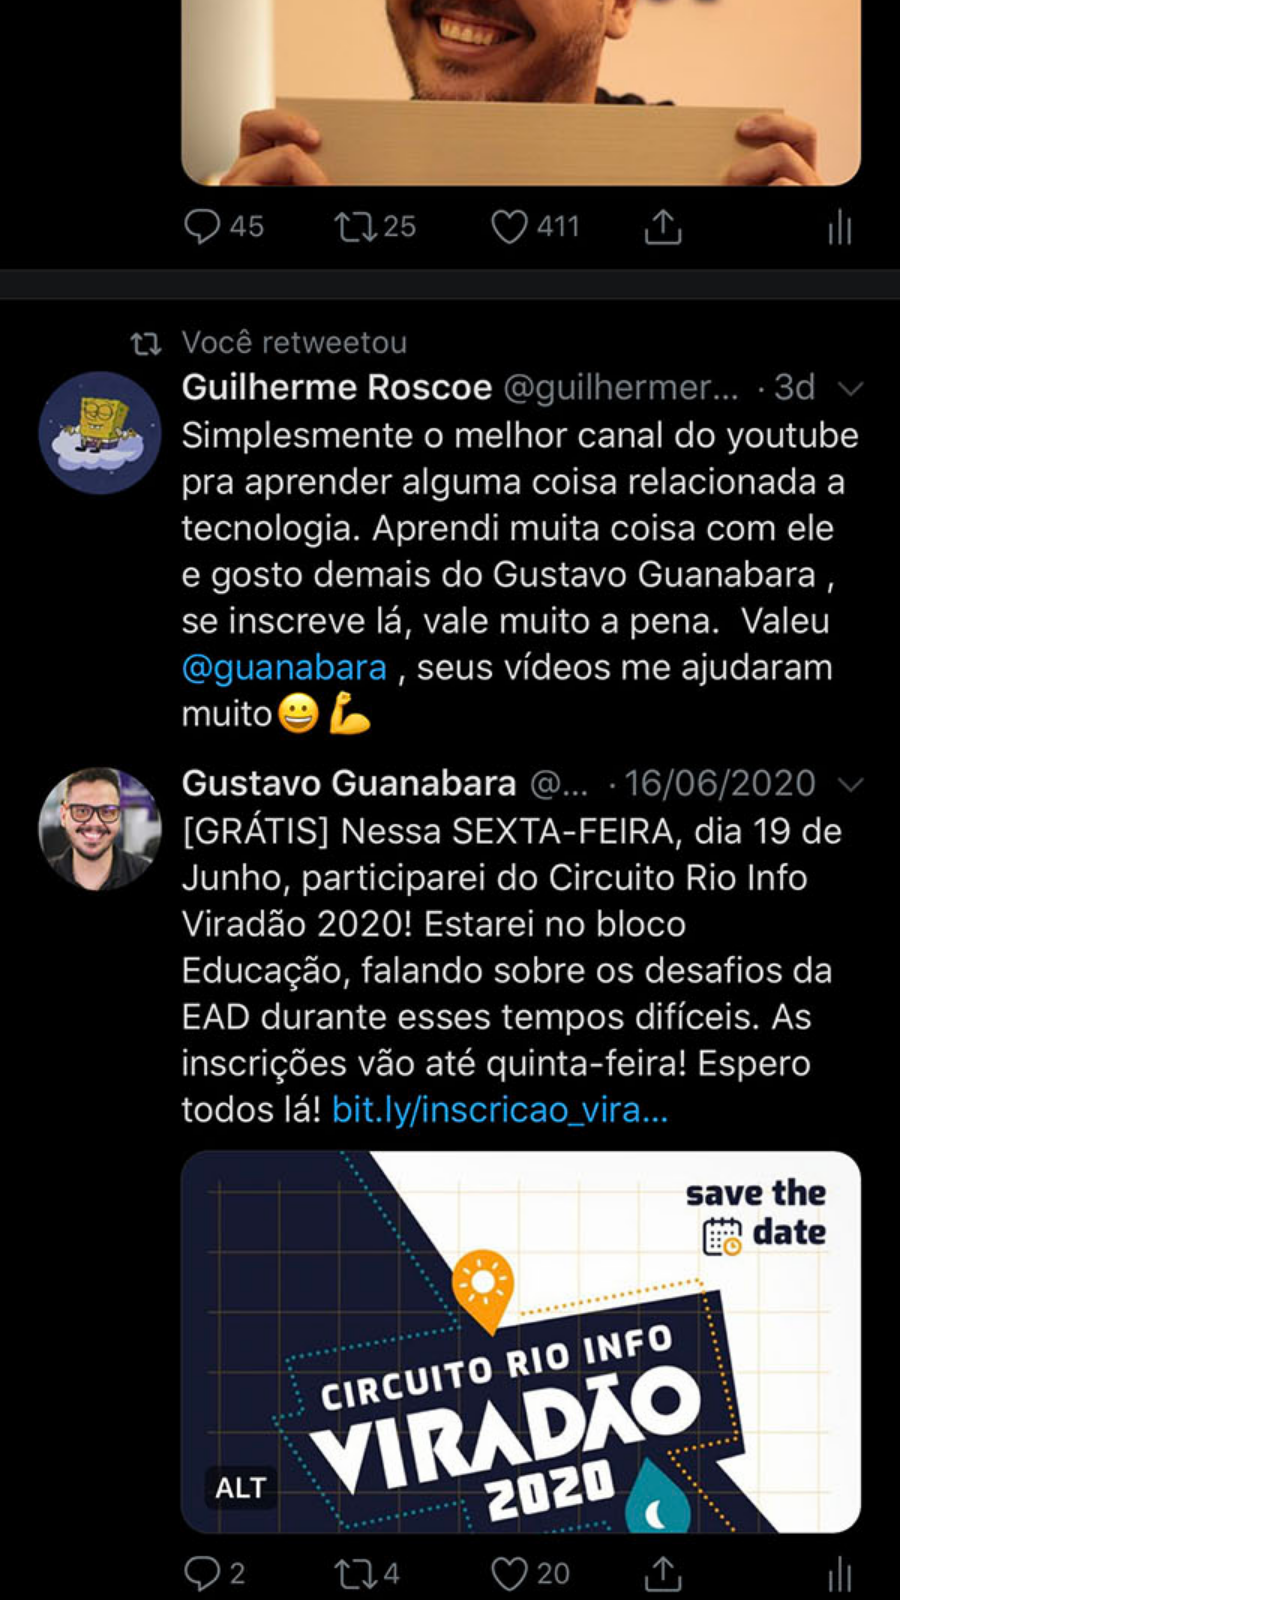
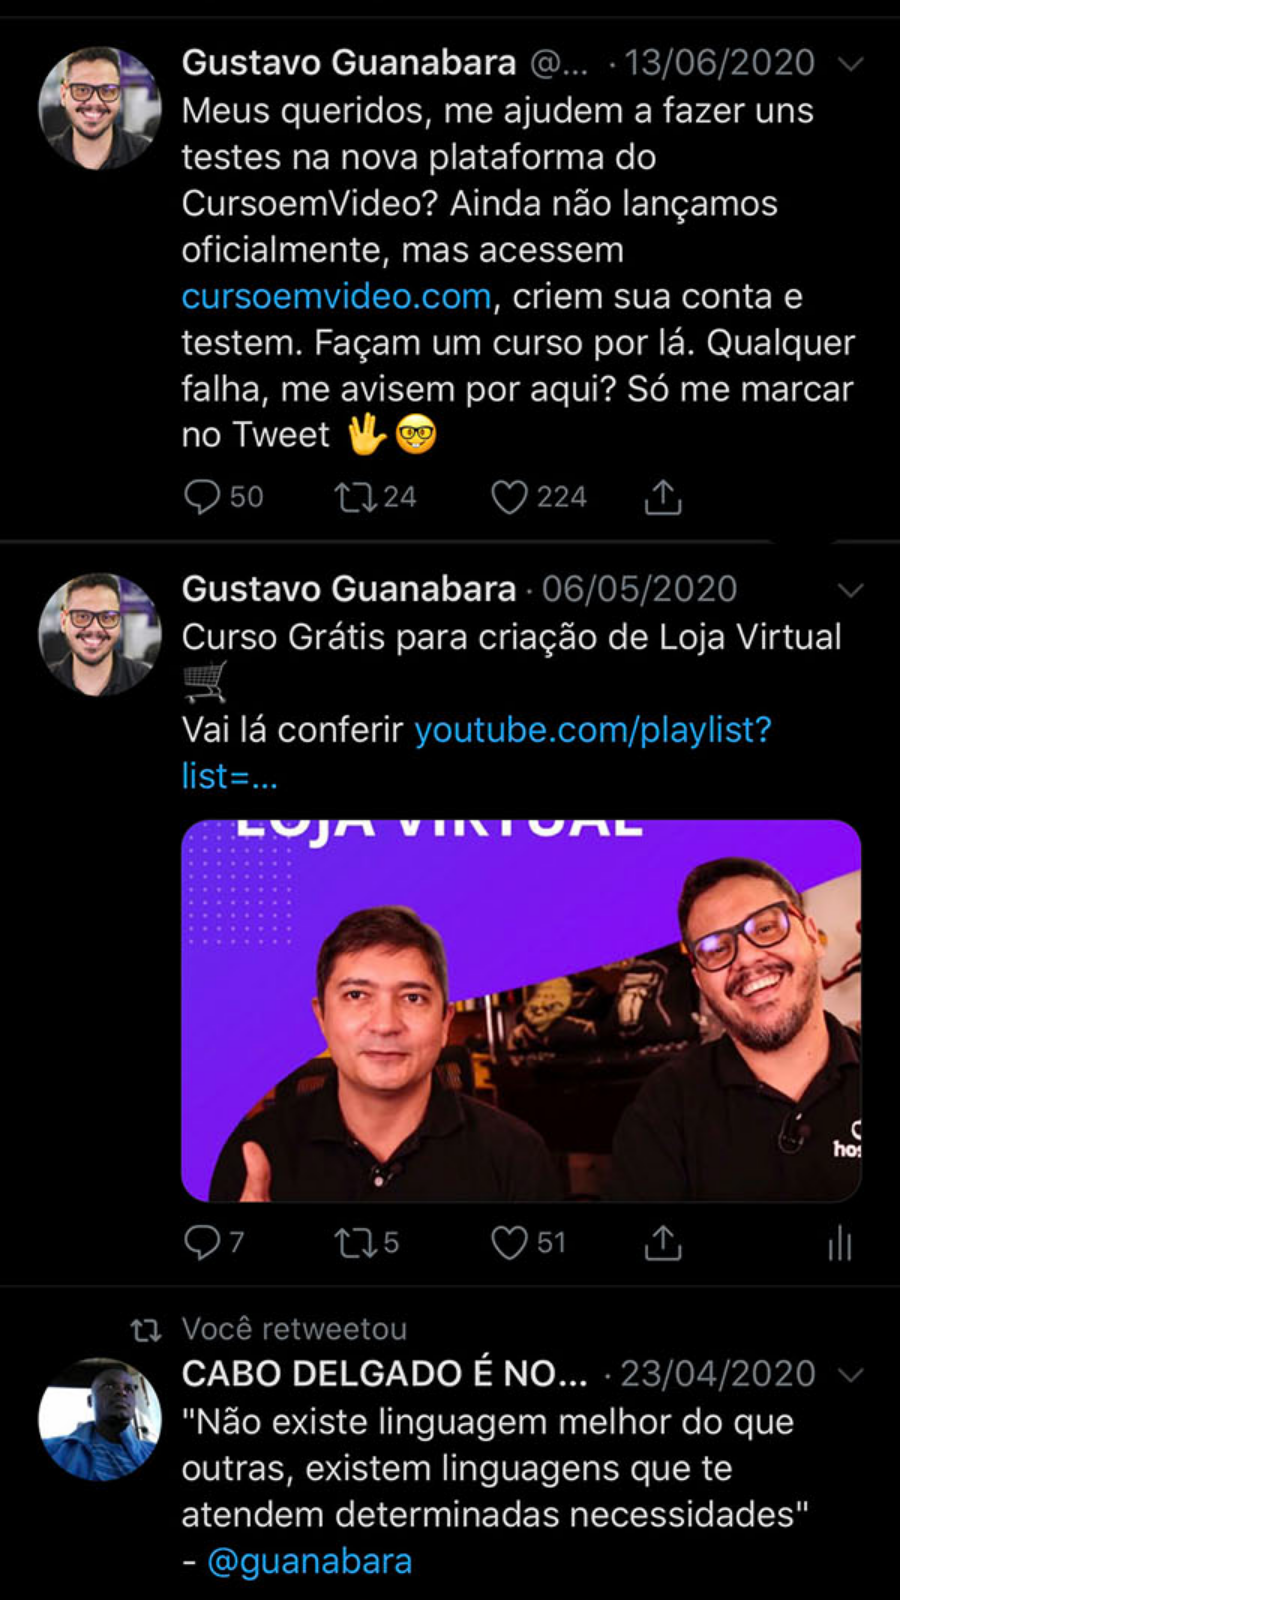
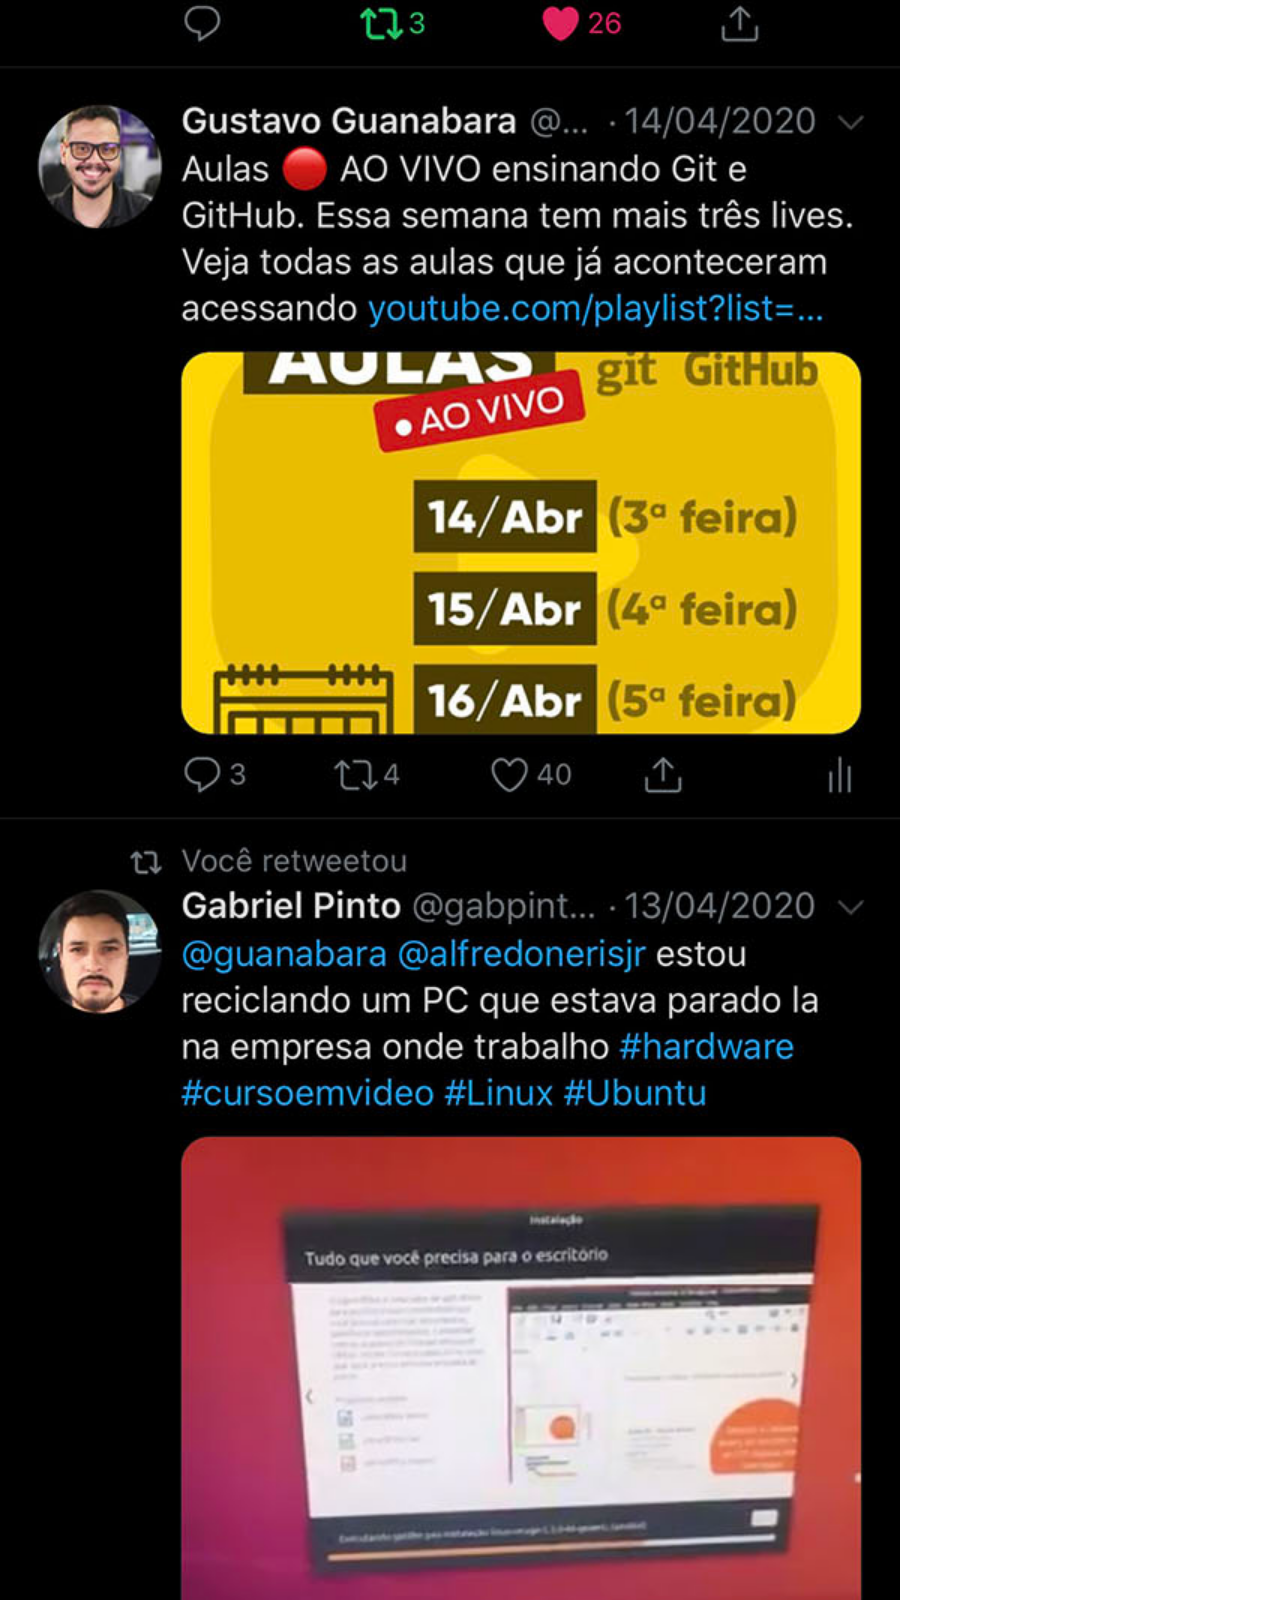
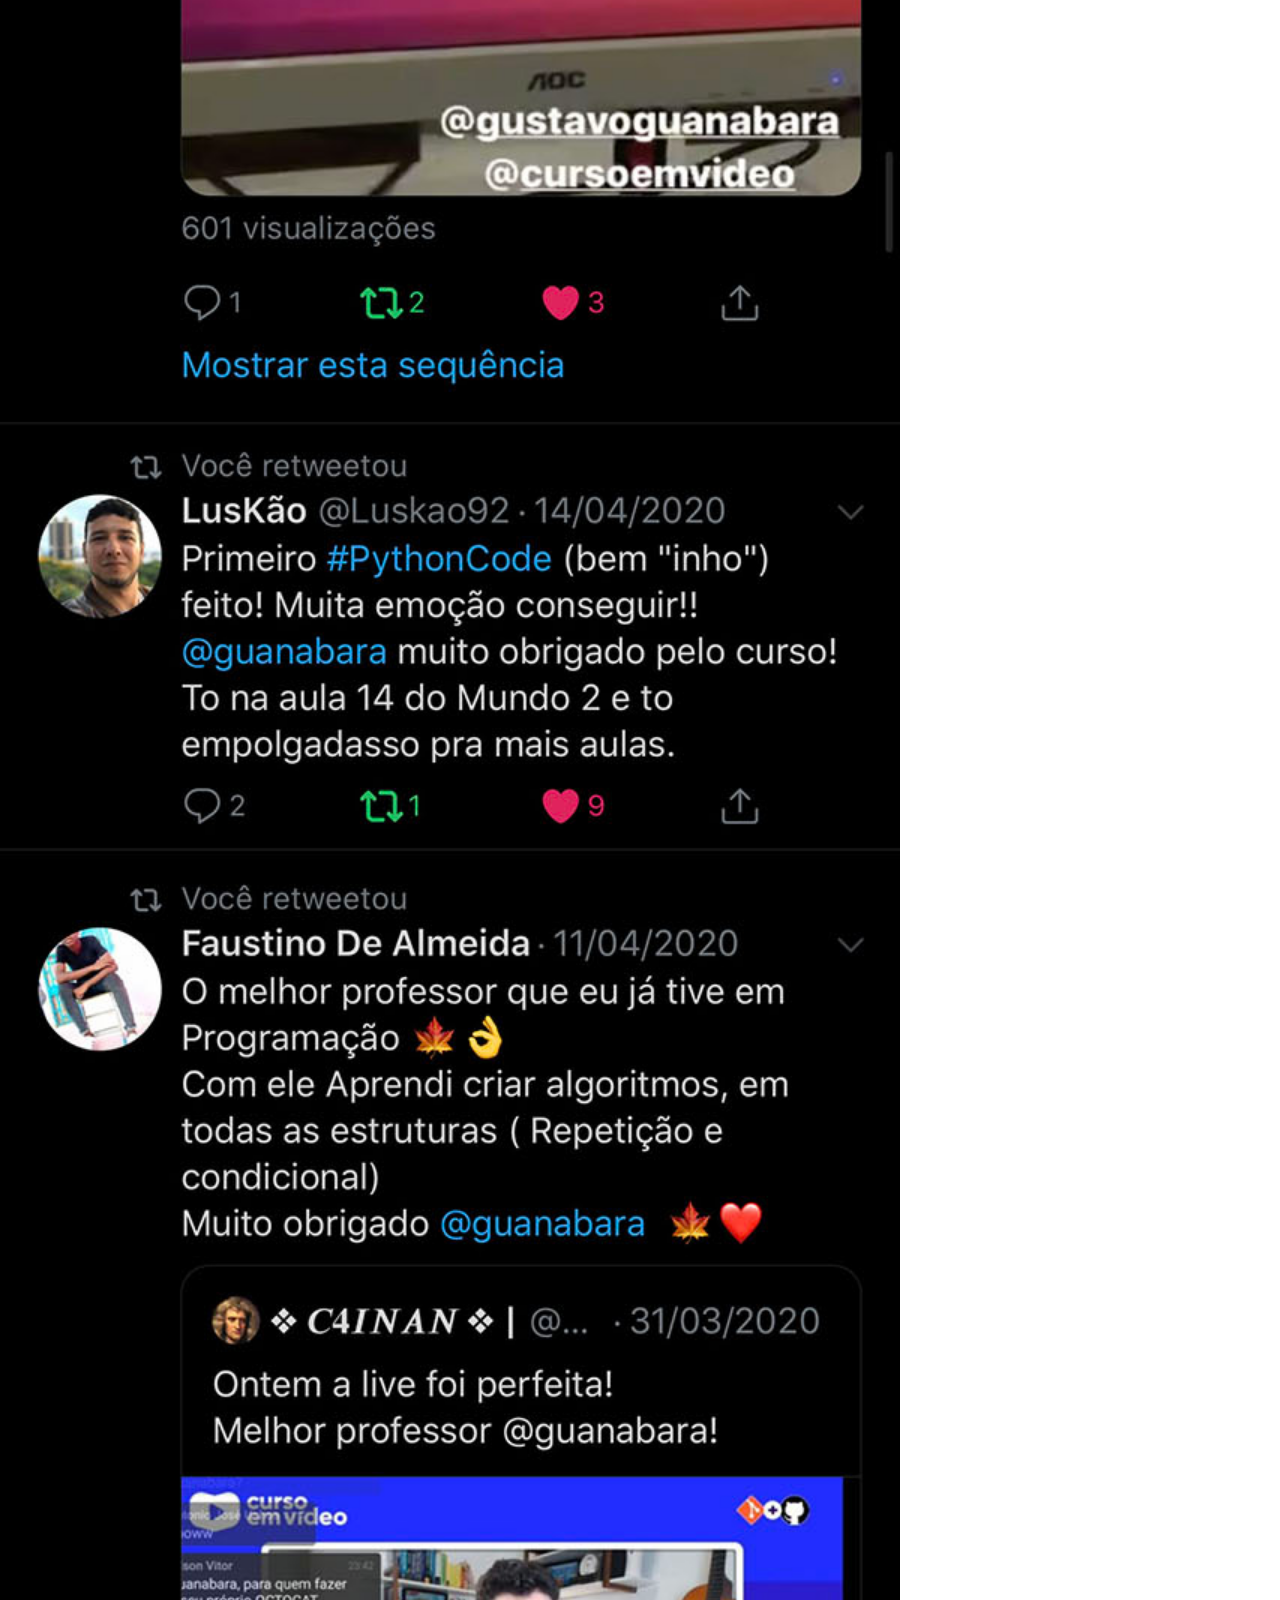
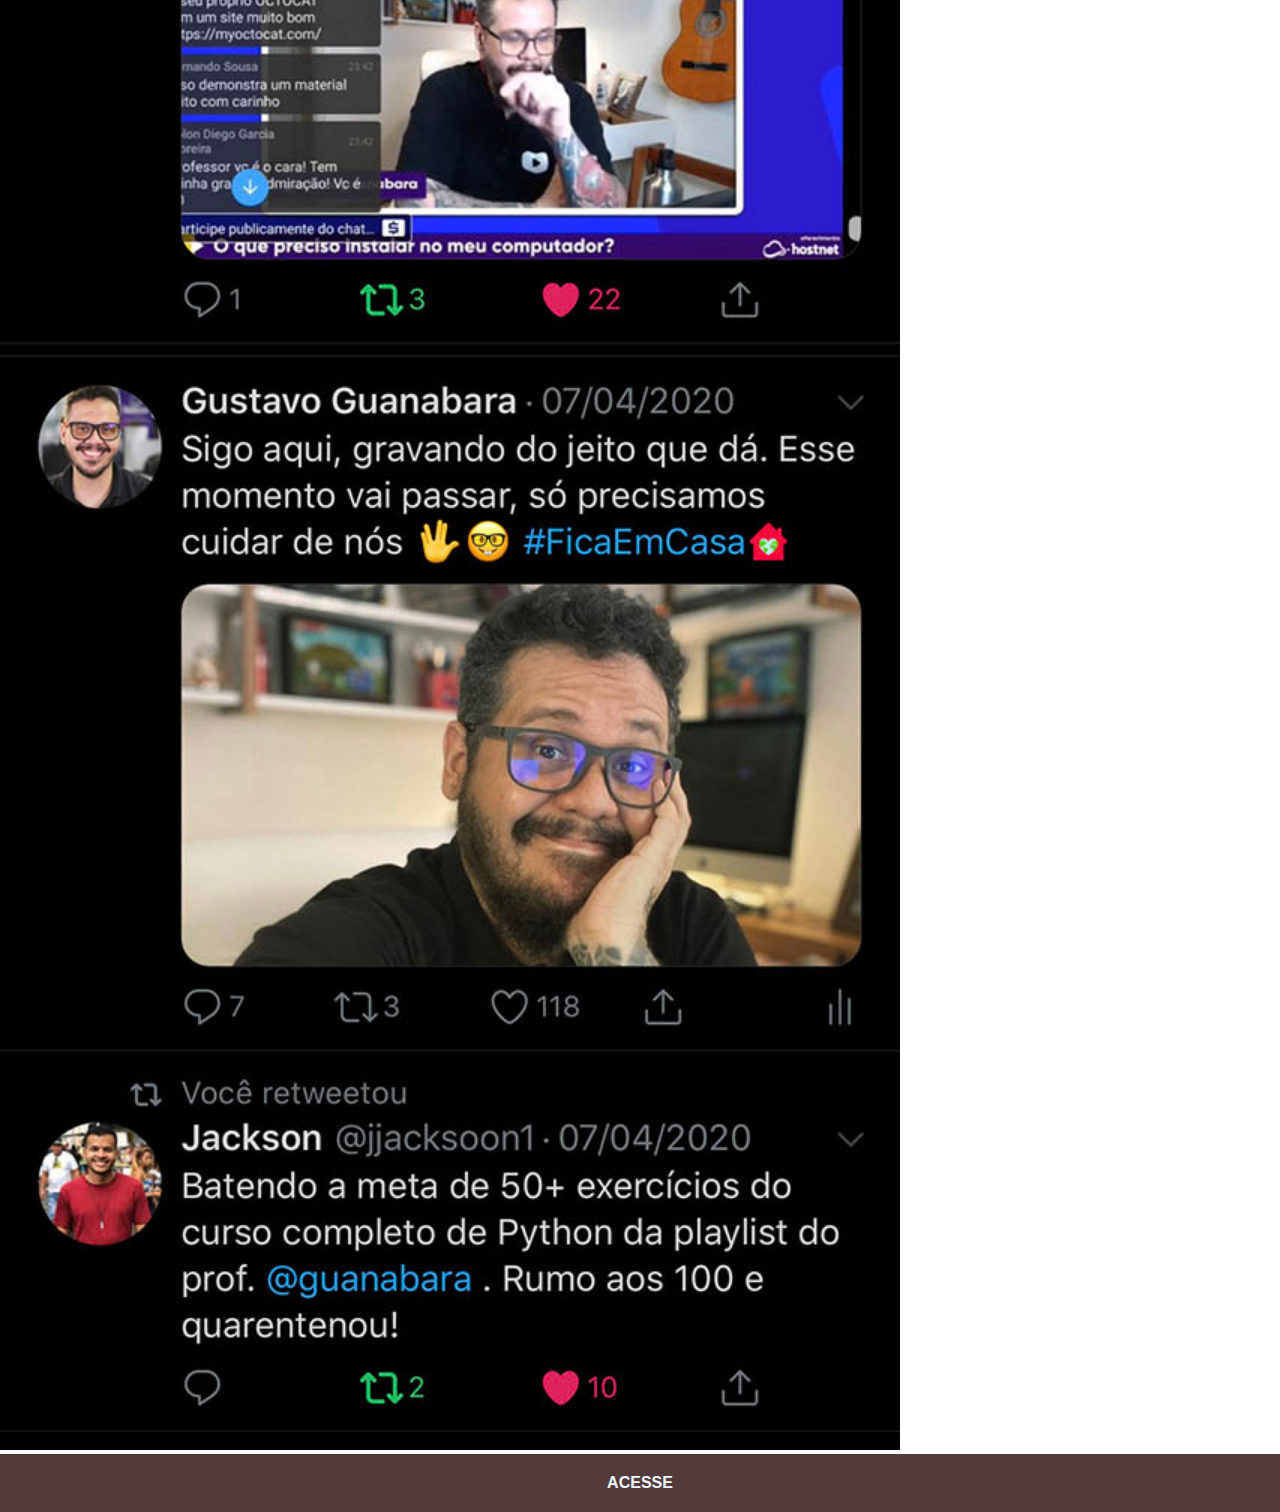
<file: twitter.html>
<!DOCTYPE html>
<html lang="en">
<head>
    <meta charset="UTF-8">
    <meta name="viewport" content="width=device-width, initial-scale=1.0">
    <title>Twitter</title>
    <link rel="stylesheet" href="estilos/social.css">
</head>
<body>
    <img src="imagens/tela-twitter.jpg" alt="Twitter">
    <a href="https://x.com/home" target="_blank">ACESSE</a>
</body>
</html>
</file>
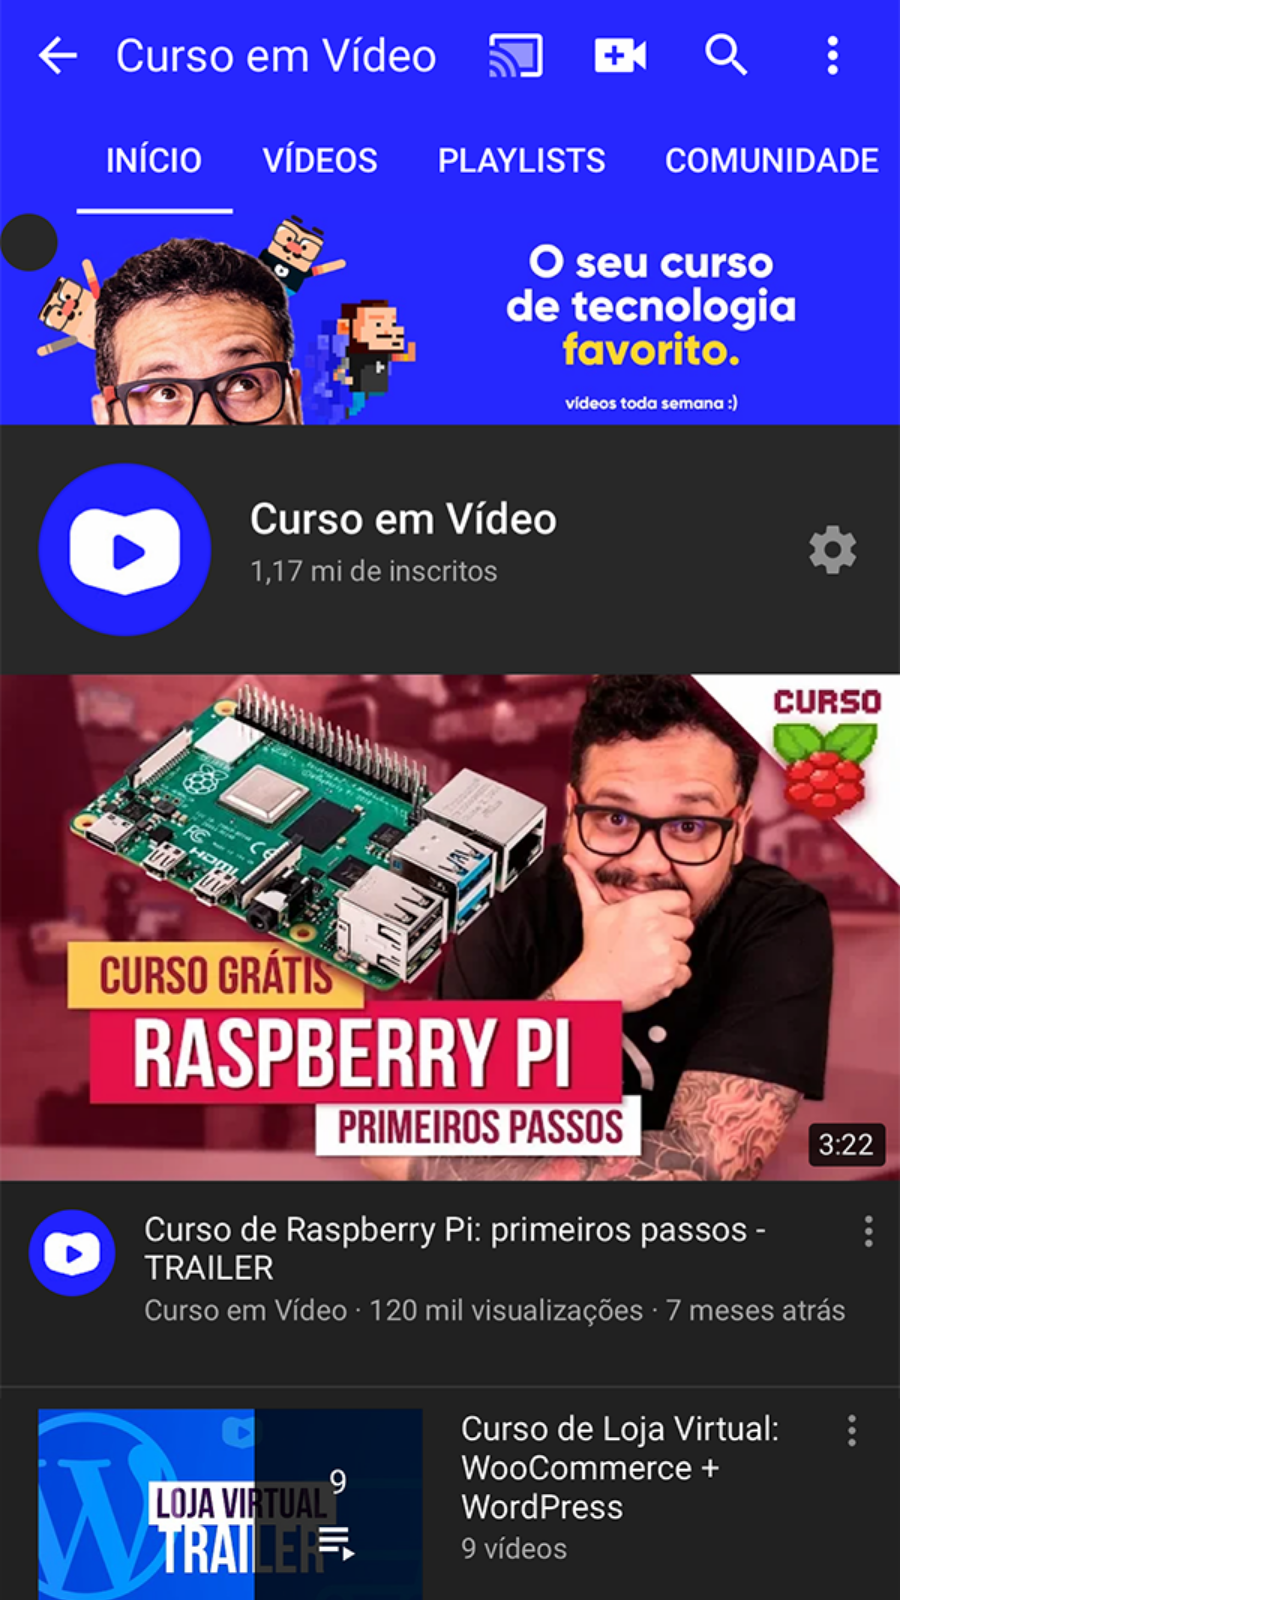
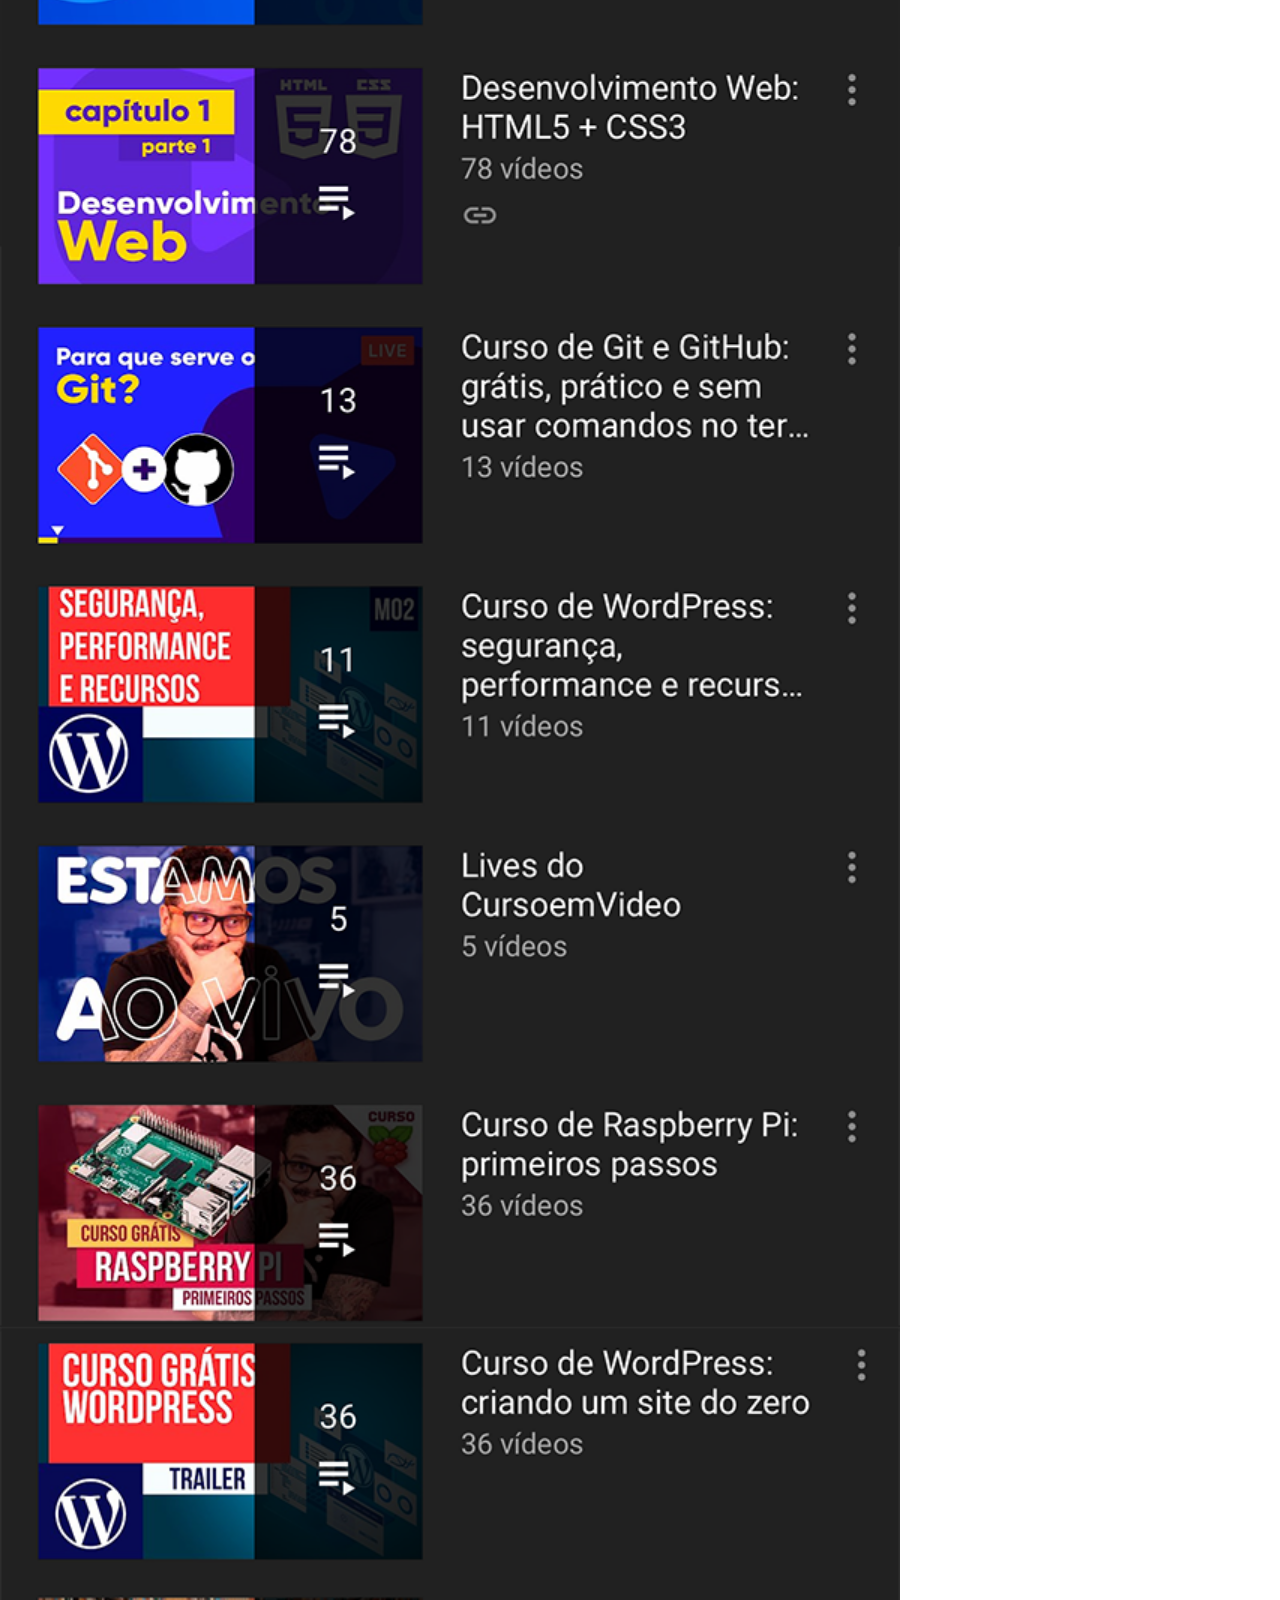
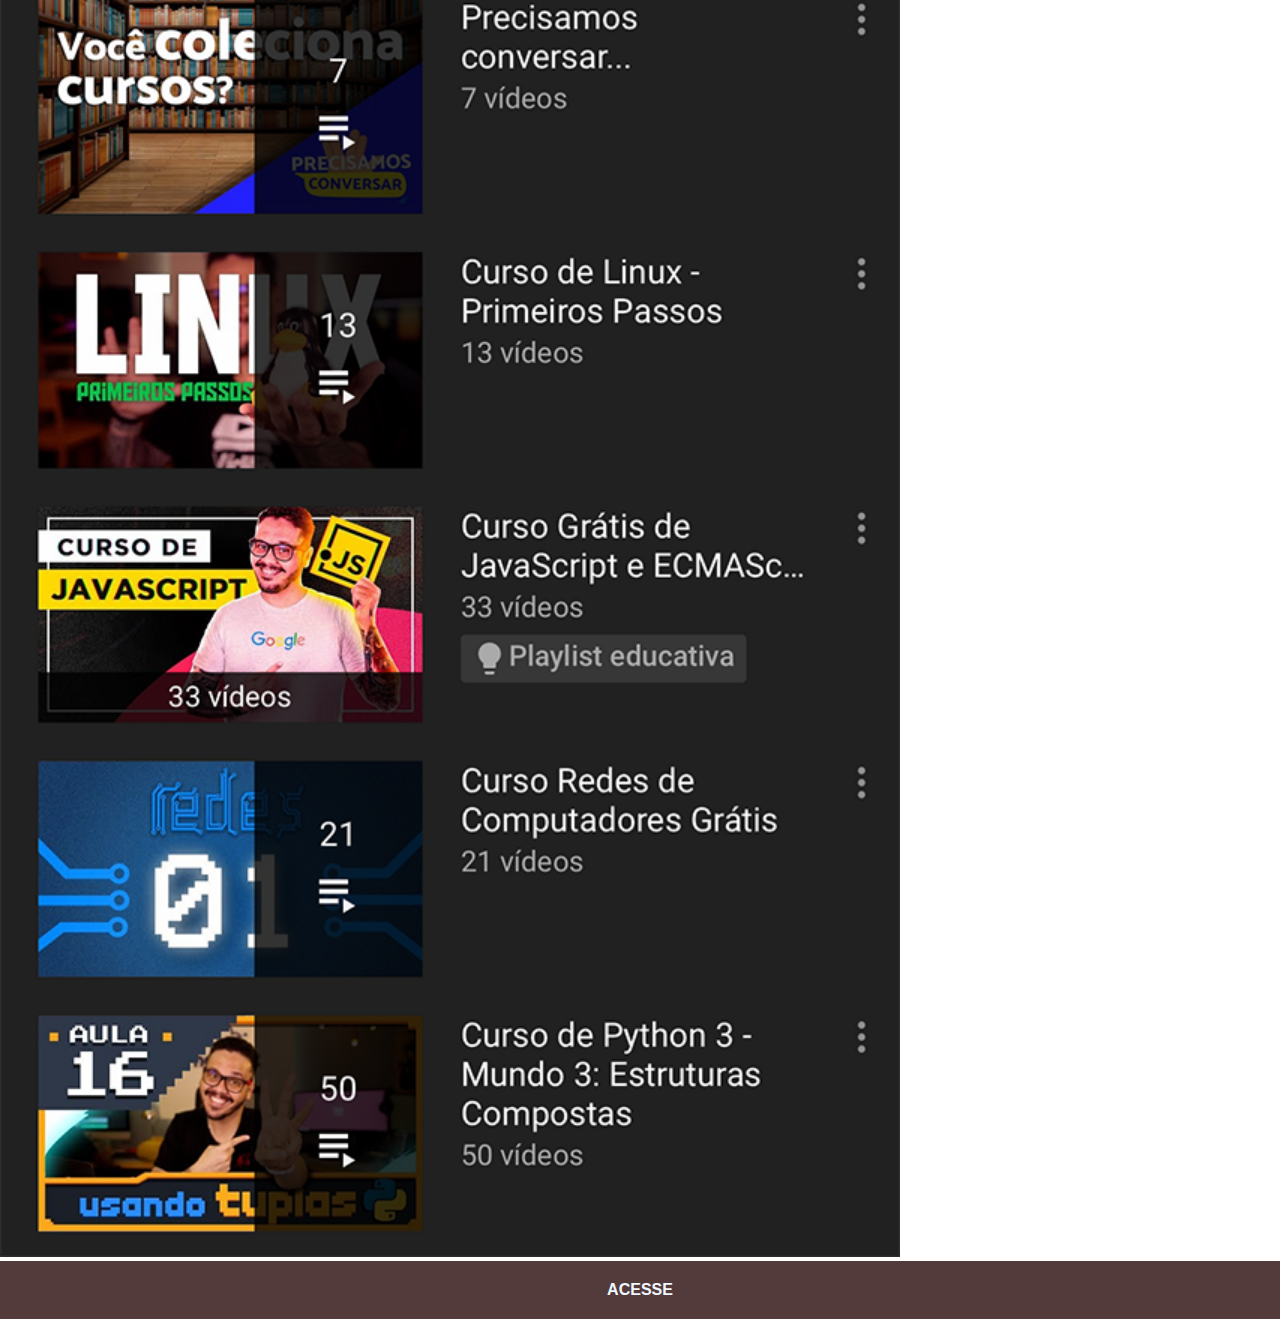
<file: youtube.html>
<!DOCTYPE html>
<html lang="pt-br">
<head>
    <meta charset="UTF-8">
    <meta name="viewport" content="width=device-width, initial-scale=1.0">
    <title>YouTube</title>
    <link rel="stylesheet" href="estilos/social.css">
</head>
<body>
    <img src="imagens/tela-youtube.png" alt="YouTube">
    <a href="https://www.youtube.com/@Cortes_Chimpan/videos" target="_blank">ACESSE</a>
</body>
</html>
</file>
<file: estilos/style.css>
@charset "UTF-8";

* {
    margin: 0px;
    padding: 0px;
    font-family: Arial, Helvetica, sans-serif;
}

html, body{
    height: 100vh;
    width: 100vw;
    background-color: black;
}

main{
    height: 100vh;
    position: relative;
}

body{
    background: url(../imagens/fundo-madeira.jpg) no-repeat top center;
    background-size: cover;
    background-attachment: fixed;
}
section#telefone{
    height: 627px;
    width: 311px;
    position: absolute;
    transform: translate(-50%, -50%);

    top: 50%;
    left: 50%;
    background: url('../imagens/frame-iphone.png') no-repeat;
}

iframe#tela{
    position: relative;
    top: 80px;
    left: 22px;
    width: 269px;
    height: 471px;
}

section#redes-sociais{
    text-align: right;
}

section#redes-sociais  img{
    width: 50px;
    margin: 10px;
    border-radius: 50%;
    box-shadow: 2px 2px 5px rgba(0, 0, 0, 0.429);
    box-sizing: border-box;
}

section#redes-sociais img:hover{
    border: 3px solid rgba(255, 255, 255, 0.798);
    transform: translate(-3px, -3px);
    box-shadow: 5px 5px 10px rgba(0, 0, 0, 0.708);
    transition: .2s;
}
</file>
<file: estilos/social.css>
@charset "UTF-8";

* {
    margin: 0px;
    padding: 0px;
    font-family: Arial, Helvetica, sans-serif;
}

::-webkit-scrollbar {
    width: 0px;
    height: 0px;
}

img {
    width: 100vh;
}

a {
    display: block;
    background-color: rgb(83, 59, 59);
    color: aliceblue;
    padding: 20px;
    font-weight: bolder;
    text-decoration: none;
    text-align: center;
}

a:hover {
    background-color: brown;
}
</file>
